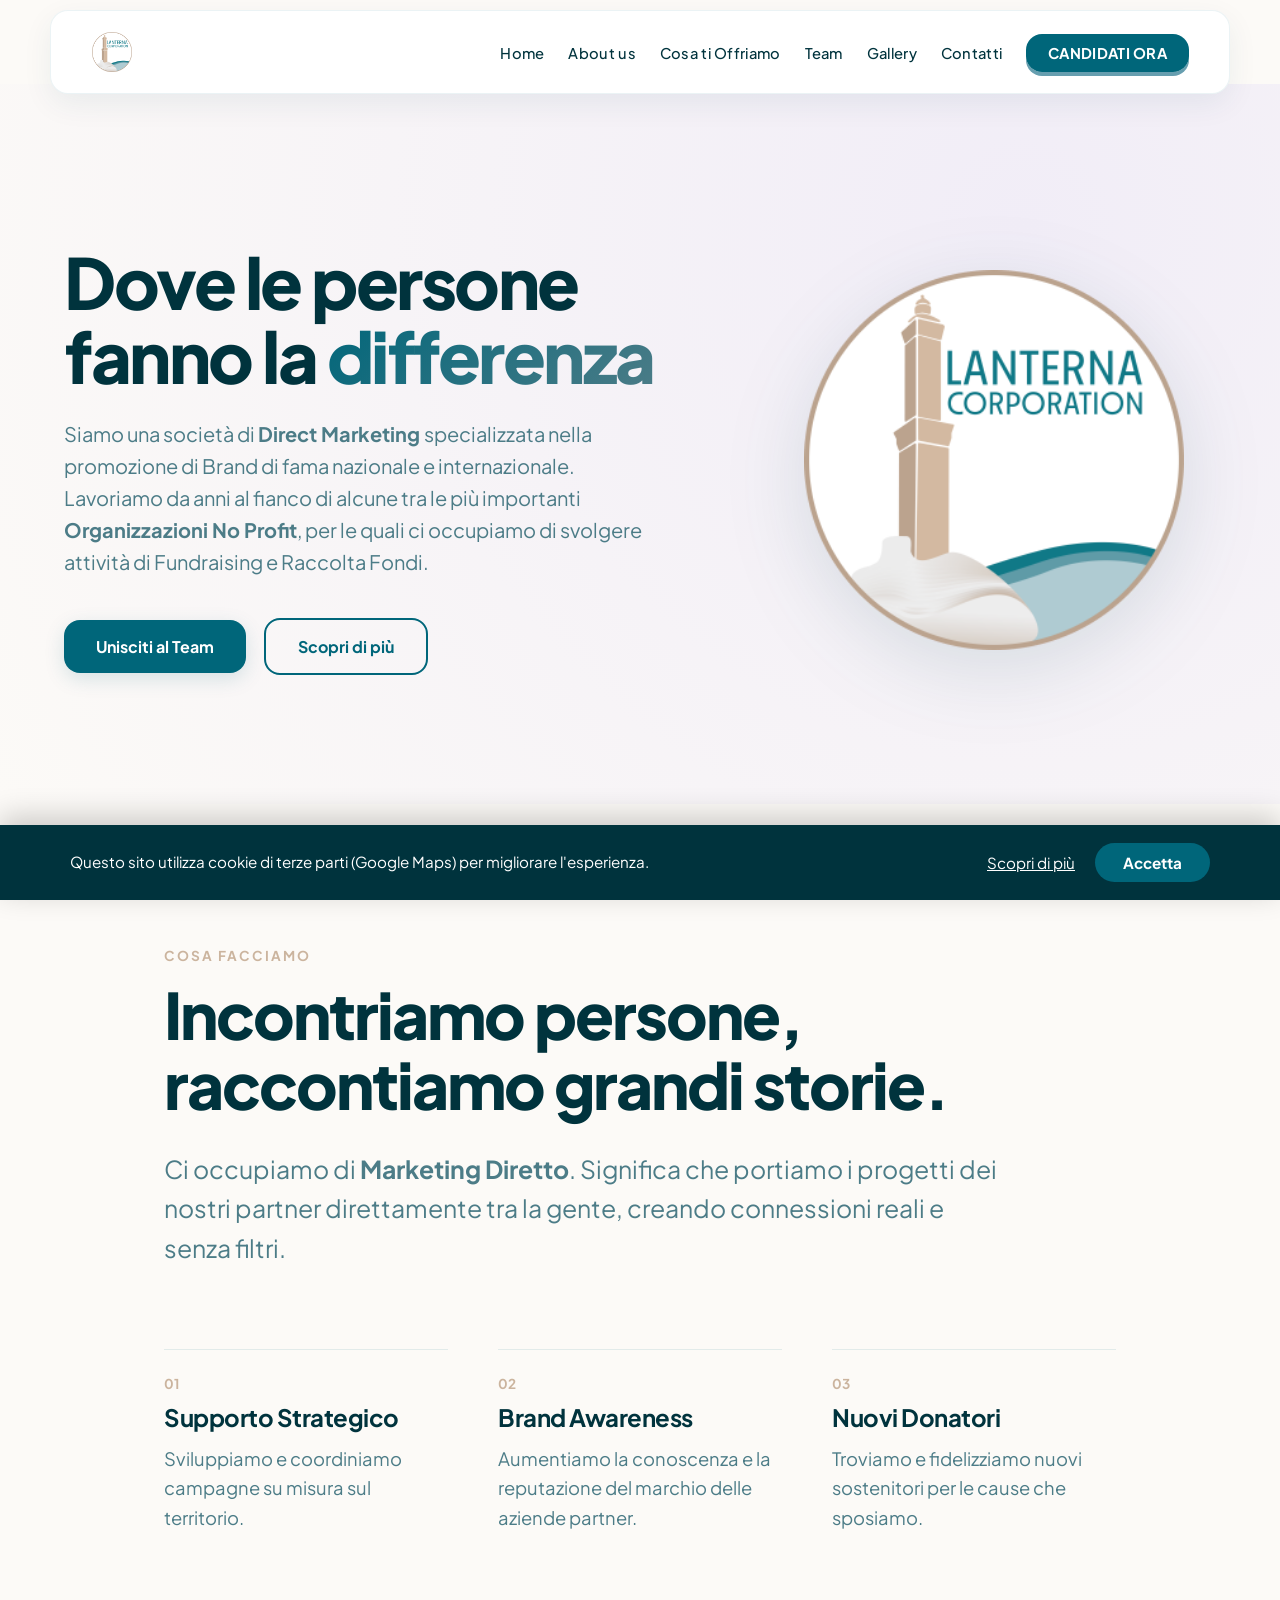
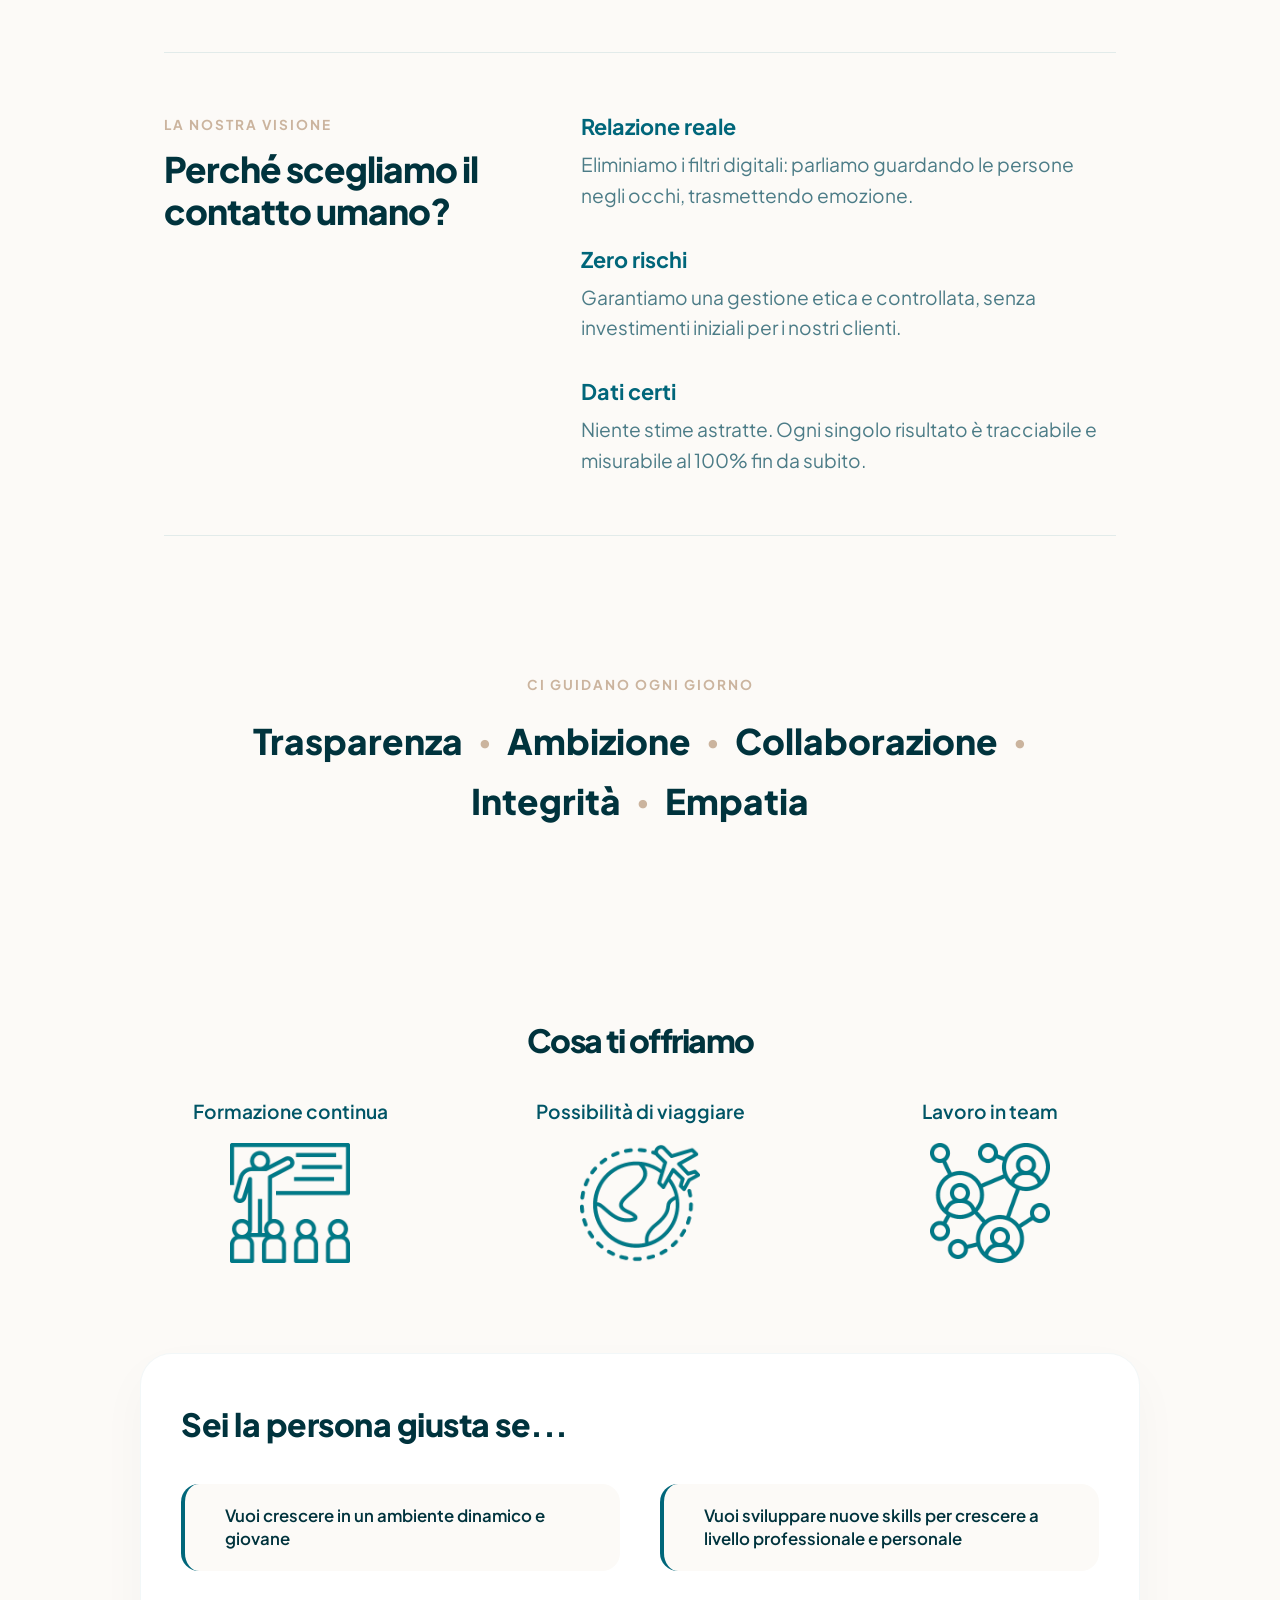
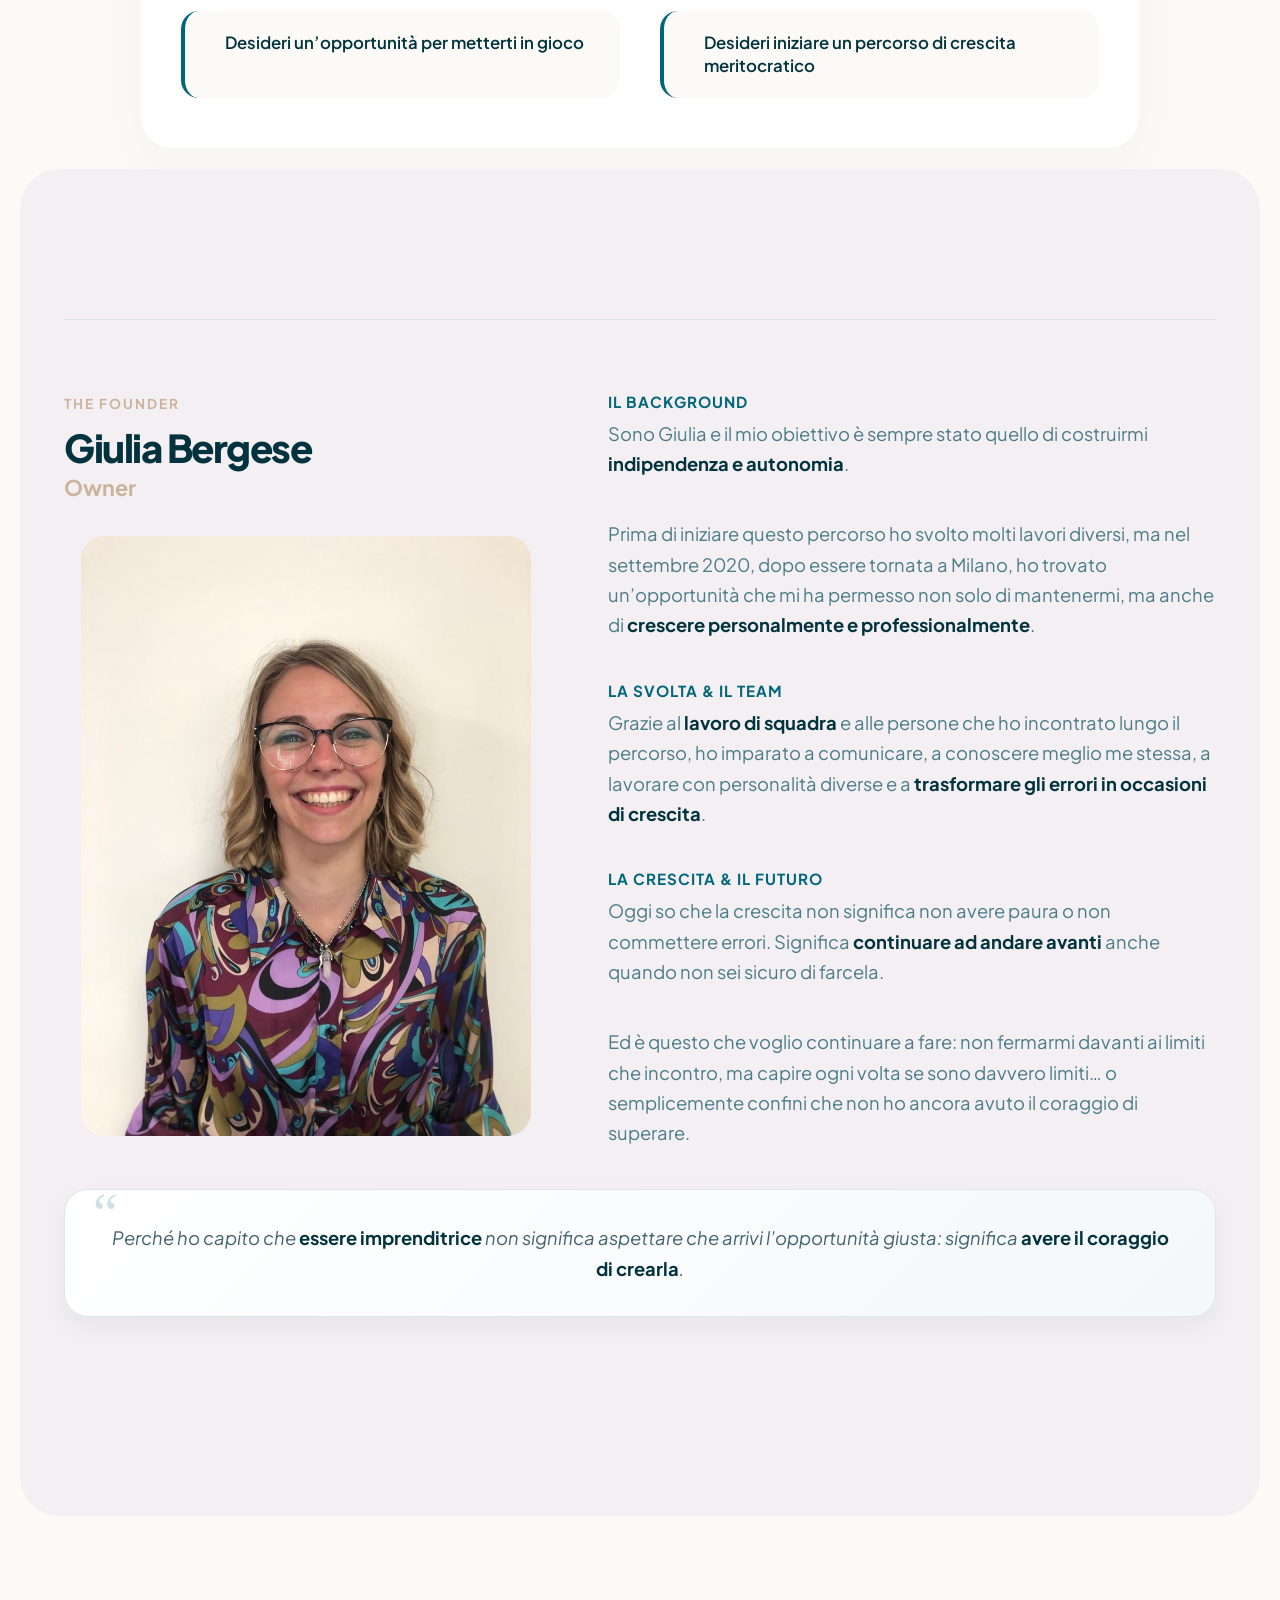
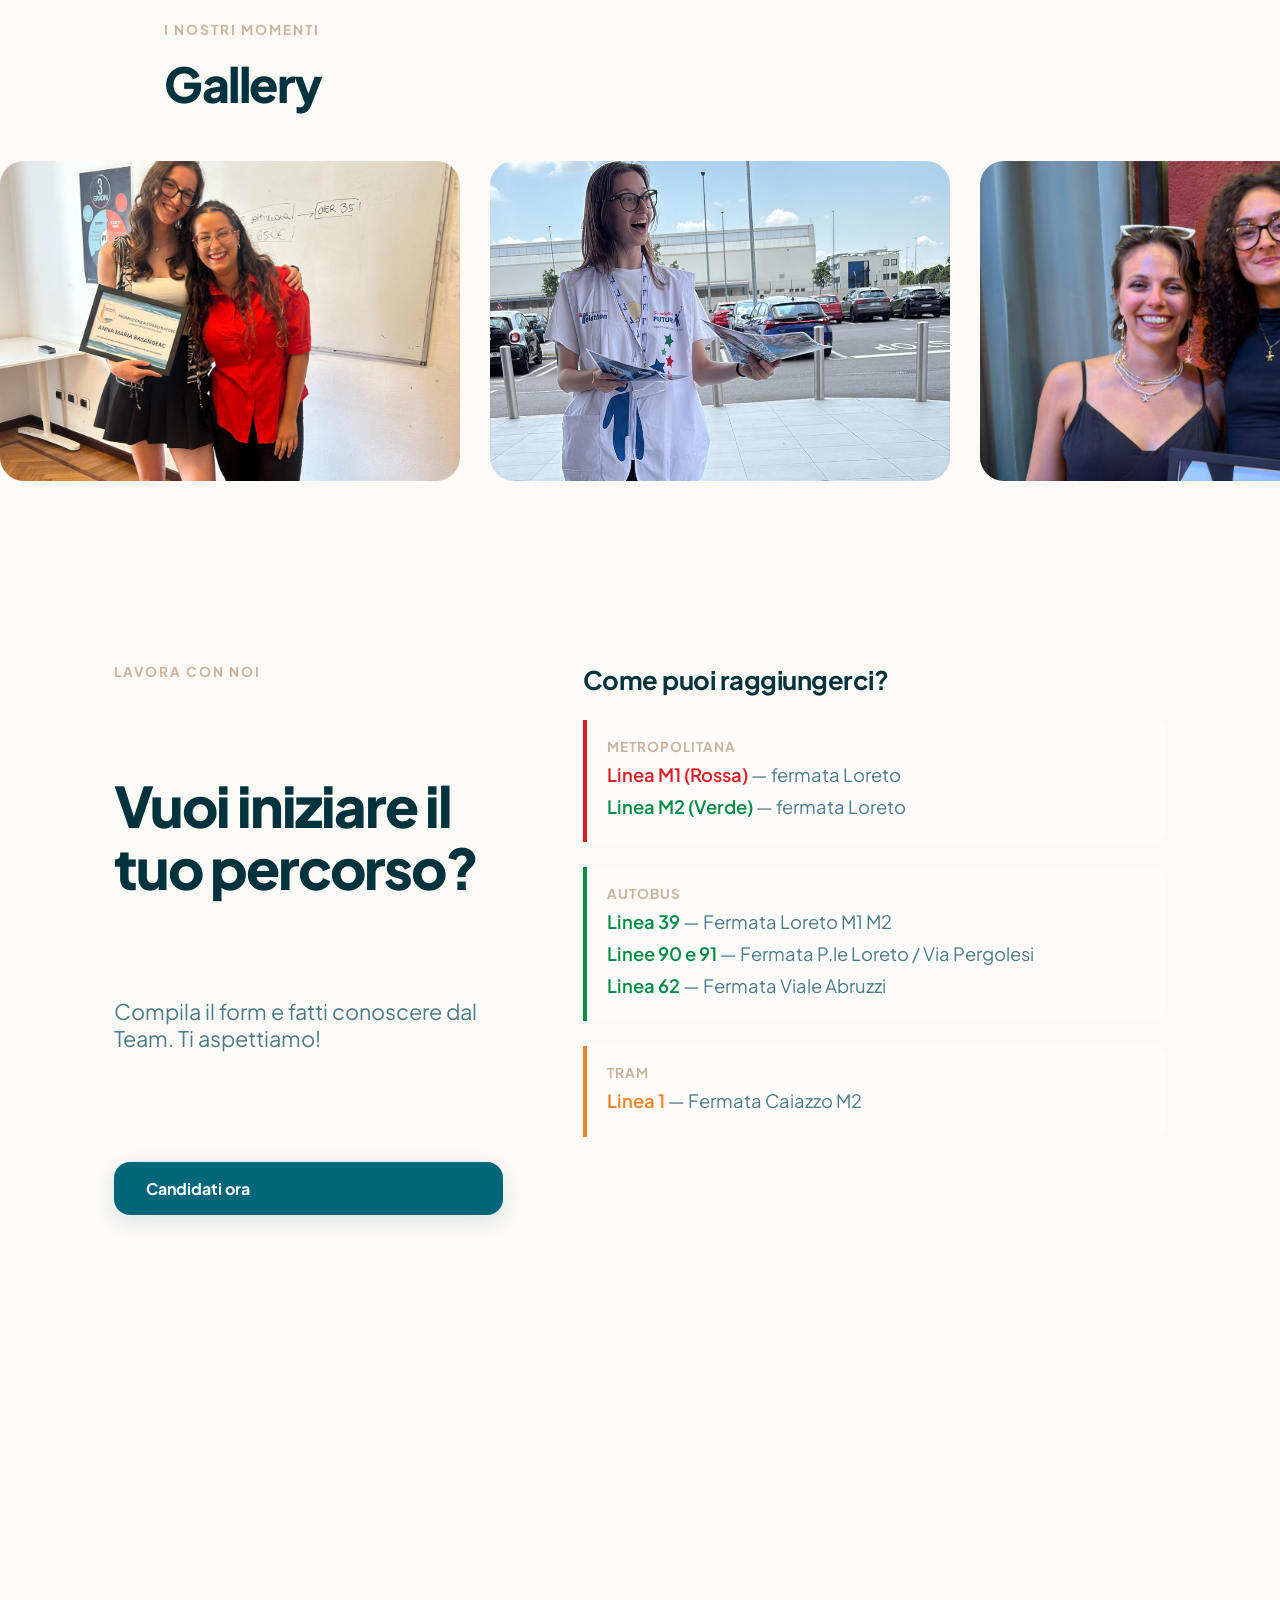
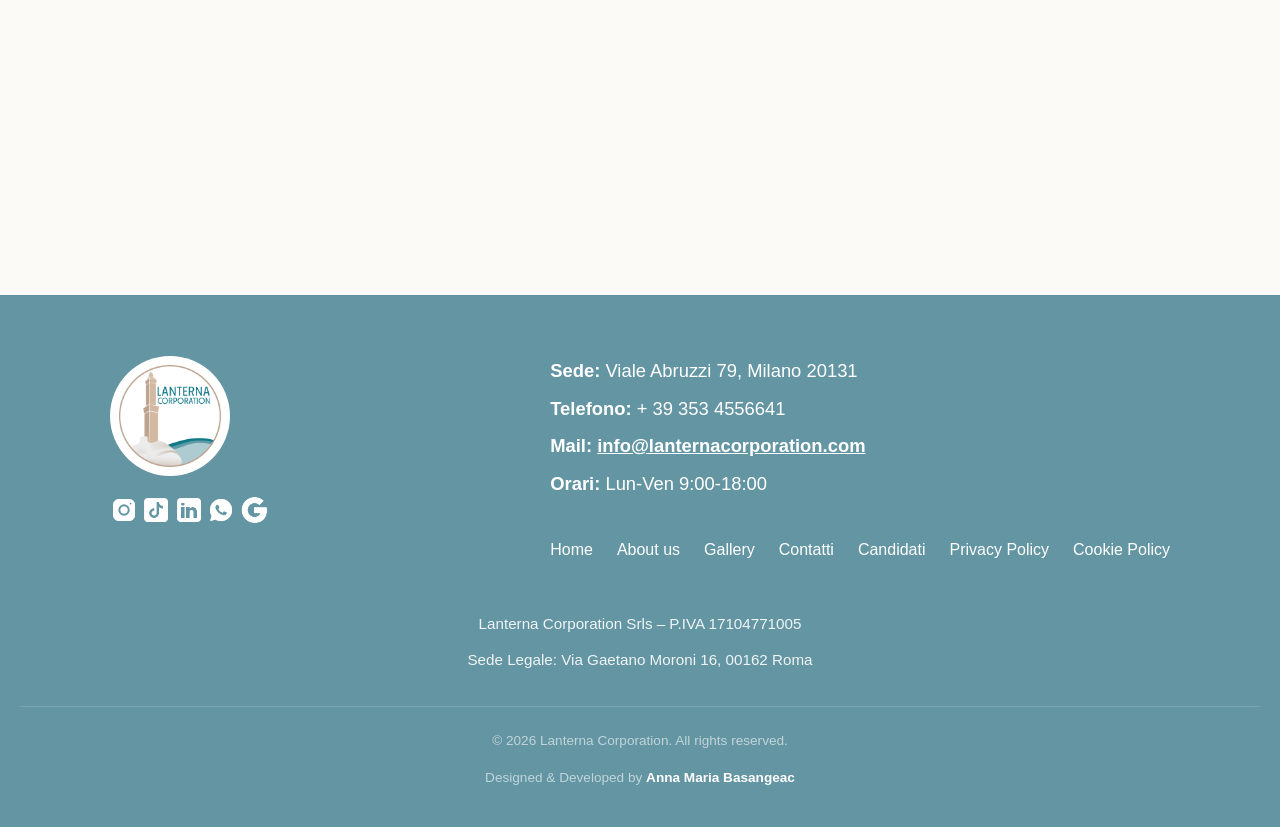
<file: index.html>
<!DOCTYPE html>
<html lang="it">

<head>
    <meta charset="UTF-8">
    <meta name="viewport" content="width=device-width, initial-scale=1.0">
    <title>Lanterna Corporation</title>
    <!-- Font moderno da Google Fonts -->
    <link rel="preconnect" href="https://fonts.googleapis.com">
    <link rel="preconnect" href="https://fonts.gstatic.com" crossorigin>
    <link href="https://fonts.googleapis.com/css2?family=Plus+Jakarta+Sans:wght@400;500;600;700&display=swap"
        rel="stylesheet">
    <link rel="icon" href="assets/loghi/logoLanterna.png" type="image/png">
    <!-- Collegamento al file CSS -->
    <link rel="stylesheet" href="style.css">
</head>

<body>

    <!-- BANNER COOKIE -->
    <div id="cookieBanner" class="cookie-banner" role="dialog" aria-live="polite" aria-label="Informativa sui cookie">
        <div class="cookie-banner-content">
            <p class="cookie-banner-text">Questo sito utilizza cookie di terze parti (Google Maps) per migliorare
                l'esperienza.</p>
            <div class="cookie-banner-actions">
                <a href="cookie.html" class="cookie-btn-more">Scopri di più</a>
                <button id="cookieAcceptBtn" class="cookie-btn-accept" type="button">Accetta</button>
            </div>
        </div>
    </div>

   <nav class="navbar">
    <a href="index.html" class="nav-logo-small" aria-label="Vai alla home page">
        <img src="assets/loghi/logoLanterna.png" alt="Lanterna Corporation Logo" class="logo-nav">
    </a>
    <!-- Il bottone hamburger che abbiamo inserito prima -->
    <button class="hamburger" aria-label="Apri menu">
        <span></span>
        <span></span>
        <span></span>
    </button>

    <!-- ASSICURATI DI AVERE QUESTA CLASSE "nav-links" QUI SOTTO -->
    <ul class="nav-links">
        <li><a href="#home">Home</a></li>
        <li><a href="#about-us">About us</a></li>
        <li><a href="#cosa-offriamo">Cosa ti Offriamo</a></li>
        <li><a href="#team">Team</a></li>
        <li><a href="#gallery">Gallery</a></li>
        <li><a href="#contatti">Contatti</a></li>
        <li><a href="candidati.html" class="candidati-btn">CANDIDATI ORA</a></li>
    </ul>
</nav>

    <!-- HOME (HERO SECTION LUMINOSA) -->
    <section id="home" class="hero-section">
        <div class="container hero-grid-layout">
            <div class="hero-content">
                <h1>Dove le persone fanno la <span class="text-gradient">differenza</span></h1>
                <p>Siamo una società di <b>Direct Marketing </b> specializzata nella promozione di Brand di fama
                    nazionale e
                    internazionale. Lavoriamo da anni al fianco di alcune tra le più importanti <b>Organizzazioni No
                        Profit</b>, per le quali ci occupiamo di svolgere attività di Fundraising e Raccolta Fondi.

                </p>
                <div class="hero-buttons">
                    <a href="candidati.html" class="btn btn-primary">Unisciti al Team</a>
                    <a href="#about-us" class="btn btn-secondary">Scopri di più</a>
                </div>
            </div>
            <!-- Il logo grande che accende la sezione destra -->
            <div class="hero-logo-large">
                <img src="assets/loghi/logoLanterna.png" alt="Lanterna Corporation Big Logo">
            </div>
        </div>
    </section>

    <!-- ABOUT US: MINIMAL & ACOGLIENTE -->
    <section id="about-us" class="about-minimal-section">
        <div class="about-minimal-container">

            <!-- Intro Imponente ma Umana -->
            <div  class="about-hero-block">
                <span class="about-kicker">Cosa facciamo</span>
                <h2 class="about-giant-title">
                    Incontriamo persone, <br>
                    raccontiamo grandi storie.
                </h2>
                <p class="about-lead">
                    Ci occupiamo di <strong>Marketing Diretto</strong>. Significa che portiamo i progetti dei nostri
                    partner direttamente tra la gente, creando connessioni reali e senza filtri.
                </p>
            </div>

            <!-- Il Flow dei Tre Pilastri (Senza card!) -->
            <div class="about-flow-grid">
                <div class="flow-item">
                    <span class="flow-num">01</span>
                    <h3>Supporto Strategico</h3>
                    <p>Sviluppiamo e coordiniamo campagne su misura sul territorio.</p>
                </div>
                <div class="flow-item">
                    <span class="flow-num">02</span>
                    <h3>Brand Awareness</h3>
                    <p>Aumentiamo la conoscenza e la reputazione del marchio delle aziende partner.</p>
                </div>
                <div class="flow-item">
                    <span class="flow-num">03</span>
                    <h3>Nuovi Donatori</h3>
                    <p>Troviamo e fidelizziamo nuovi sostenitori per le cause che sposiamo.</p>
                </div>
            </div>

            <!-- Il Manifesto: Perché il Marketing Diretto? -->
            <div class="manifesto-block">
                <div class="manifesto-header">
                    <span class="about-kicker">La nostra visione</span>
                    <h2>Perché scegliamo il contatto umano?</h2>
                </div>

                <div class="manifesto-list">
                    <div class="manifesto-row">
                        <span class="manifesto-keyword">Relazione reale</span>
                        <p>Eliminiamo i filtri digitali: parliamo guardando le persone negli occhi, trasmettendo
                            emozione.</p>
                    </div>
                    <div class="manifesto-row">
                        <span class="manifesto-keyword">Zero rischi</span>
                        <p>Garantiamo una gestione etica e controllata, senza investimenti iniziali per i nostri
                            clienti.</p>
                    </div>
                    <div class="manifesto-row">
                        <span class="manifesto-keyword">Dati certi</span>
                        <p>Niente stime astratte. Ogni singolo risultato è tracciabile e misurabile al 100% fin da
                            subito.</p>
                    </div>
                </div>
            </div>

            <!-- I Valori come parole chiave giganti fluide -->
            <div class="minimal-values">
                <span class="values-kicker">Ci guidano ogni giorno</span>
                <div class="values-cloud">
                    <span class="value-word">Trasparenza</span>
                    <span class="value-dot">•</span>
                    <span class="value-word">Ambizione</span>
                    <span class="value-dot">•</span>
                    <span class="value-word">Collaborazione</span>
                    <span class="value-dot">•</span>
                    <span class="value-word">Integrità</span>
                    <span class="value-dot">•</span>
                    <span class="value-word">Empatia</span>
                </div>
            </div>

        </div>
    </section>

    <!-- SEZIONE COSA TI OFFRIAMO -->
    <section id="cosa-offriamo" class="offriamo-section" style="padding: 60px 0; text-align: center;">
        <h2 class="section-title" style="color: #00333d; font-size: 2rem; margin-bottom: 40px;">Cosa ti offriamo</h2>

        <div class="offriamo-grid"
            style="display: flex; justify-content: center; gap: 50px; flex-wrap: wrap; max-width: 1140px; margin: 0 auto; padding: 0 24px; padding-bottom: 30px  ;">

            <!-- Elemento 1: Formazione continua -->
            <div class="offriamo-item"
                style="flex: 1; min-width: 250px; max-width: 300px; display: flex; flex-direction: column; align-items: center;">
                <h3 style="color: #005566; font-size: 1.2rem; margin-bottom: 20px; font-weight: 600;">Formazione
                    continua</h3>
                <div class="offriamo-img-wrapper"
                    style="width: 120px; height: 120px; display: flex; align-items: center; justify-content: center;">
                    <img src="assets/formazione.png" alt="Formazione Continua"
                        style="max-width: 100%; max-height: 100%; object-fit: contain;">
                </div>
            </div>

            <!-- Elemento 2: Possibilità di viaggiare -->
            <div class="offriamo-item"
                style="flex: 1; min-width: 250px; max-width: 300px; display: flex; flex-direction: column; align-items: center;">
                <h3 style="color: #005566; font-size: 1.2rem; margin-bottom: 20px; font-weight: 600;">Possibilità di
                    viaggiare</h3>
                <div class="offriamo-img-wrapper"
                    style="width: 120px; height: 120px; display: flex; align-items: center; justify-content: center;">
                    <img src="assets/viaggiImg.png" alt="Possibilità di viaggiare"
                        style="max-width: 100%; max-height: 100%; object-fit: contain;">
                </div>
            </div>

            <!-- Elemento 3: Lavoro in team -->
            <div class="offriamo-item"
                style="flex: 1; min-width: 250px; max-width: 300px; display: flex; flex-direction: column; align-items: center;">
                <h3 style="color: #005566; font-size: 1.2rem; margin-bottom: 20px; font-weight: 600;">Lavoro in team
                </h3>
                <div class="offriamo-img-wrapper"
                    style="width: 120px; height: 120px; display: flex; align-items: center; justify-content: center;">
                    <img src="assets/teamwork.png" alt="Lavoro in Team"
                        style="max-width: 100%; max-height: 100%; object-fit: contain;">
                </div>
            </div>

        </div>
    </section>

    <!-- Seconda parte: Sei la persona giusta se... -->
    <div class="requirements-box">
        <h3 class="requirements-title">Sei la persona giusta se...</h3>
        <div class="grid grid-2 text-left">
            <div class="requirement-item">
                <span class="check-icon"></span>
                <p>Vuoi crescere in un ambiente dinamico e giovane</p>
            </div>
            <div class="requirement-item">
                <span class="check-icon"></span>
                <p>Vuoi sviluppare nuove skills per crescere a livello professionale e personale</p>
            </div>
            <div class="requirement-item">
                <span class="check-icon"></span>
                <p>Desideri un’opportunità per metterti in gioco</p>
            </div>
            <div class="requirement-item">
                <span class="check-icon"></span>
                <p>Desideri iniziare un percorso di crescita meritocratico</p>
            </div>
        </div>
    </div>

    <!-- TEAM SECTION -->
    <section id="team" class="content-section bg-light text-center">
        <div class="container">
            <!-- BIOGRAFIA OWNER - STILE EDITORIALE -->
            <div class="owner-section-fluid">

                <div class="owner-sidebar-inline">
                    <span class="about-kicker">The Founder</span>
                    <h2 class="owner-name">Giulia Bergese</h2>
                    <p class="owner-role">Owner</p>
                    <div class="owner-image-wrapper">
                        <img src="assets/team/fotoGiuliaOwner.png" alt="Giulia Bergese" class="owner-img">
                    </div>
                </div>

               <div class="owner-story-text">
    <div class="story-block">
        <span class="story-time-tag">Il Background</span>
        <p>Sono Giulia e il mio obiettivo è sempre stato quello di costruirmi <strong>indipendenza e autonomia</strong>.</p>
        <p>Prima di iniziare questo percorso ho svolto molti lavori diversi, ma nel settembre 2020, dopo essere tornata a Milano, ho trovato un’opportunità che mi ha permesso non solo di mantenermi, ma anche di <strong>crescere personalmente e professionalmente</strong>.</p>
    </div>

    <div class="story-block">
        <span class="story-time-tag">La Svolta & Il Team</span>
        <p>Grazie al <strong>lavoro di squadra</strong> e alle persone che ho incontrato lungo il percorso, ho imparato a comunicare, a conoscere meglio me stessa, a lavorare con personalità diverse e a <strong>trasformare gli errori in occasioni di crescita</strong>.</p>
    </div>

    <div class="story-block">
        <span class="story-time-tag">La Crescita & Il Futuro</span>
        <p>Oggi so che la crescita non significa non avere paura o non commettere errori. Significa <strong>continuare ad andare avanti</strong> anche quando non sei sicuro di farcela.</p>
        <p>Ed è questo che voglio continuare a fare: non fermarmi davanti ai limiti che incontro, ma capire ogni volta se sono davvero limiti… o semplicemente confini che non ho ancora avuto il coraggio di superare.</p>
    <div class="story-highlight-quote">
        <p>Perché ho capito che <strong>essere imprenditrice</strong> non significa aspettare che arrivi l’opportunità giusta: significa <strong>avere il coraggio di crearla</strong>.</p>
</div>    </div>
</div>  

                <div style="clear: both;"></div>
            </div>

        </div>
    </section>

    <!-- SEZIONE GALLERY: CAROSELLO INFINITO -->
    <section id="gallery" class="gallery-section">
        <div class="gallery-container">
            <span class="about-kicker">I nostri momenti</span>
            <h2 class="gallery-title">Gallery</h2>
        </div>

        <!-- Il ticker/carosello vero e proprio -->
        <div class="marquee-wrapper">
<div class="marquee-track">

    <div class="marquee-group">
        <img src="assets/galleria/Anna_leader.png" alt="Anna leader" class="gallery-img" style="object-position: 70% 30%;">
        <img src="assets/galleria/Anna_Pettorina.png" alt="Anna Pettorina" class="gallery-img" style="object-position: 70% 20%;">
        <img src="assets/galleria/Bergese_Rossetto.png" alt="Bergese Rossetto" class="gallery-img" style="object-position: 70% 35%;">
        <img src="assets/galleria/Bowling.png" alt="Bowling" class="gallery-img">
        <img src="assets/galleria/FotoGruppo_Cheers.png" alt="Foto Gruppo Cheers" class="gallery-img">
        <img src="assets/galleria/GirlBagno_Roma.png" alt="Girl Bagno Roma" class="gallery-img" style="object-position: 70% 20%;">
        <img src="assets/galleria/Giulia_Miriana_Mario_Leda_Roma.png" alt="Giulia Miriana Mario Leda Roma" class="gallery-img" style="object-position: 70% 65%;">
        <img src="assets/galleria/Lau_Anna_Italo.png" alt="Lau Anna Italo" class="gallery-img">
        <img src="assets/galleria/Lau_Rossetto_Martina_Roma.png" alt="Lau Rossetto Martina Roma" class="gallery-img">
        <img src="assets/galleria/Laura_Pettorina.png" alt="Laura Pettorina" class="gallery-img">
        <img src="assets/galleria/Leda_Hanin_Mc.png" alt="Leda Hanin Mc" class="gallery-img">
        <img src="assets/galleria/Lisa_Coordinatrice.png" alt="Lisa Coordinatrice" class="gallery-img" style="object-position: 70% 25%;">
        <img src="assets/galleria/Lisa_Ufficio.jpeg" alt="Lisa Ufficio" class="gallery-img" style="object-position: 70% 20%;">
        <img src="assets/galleria/Liza_Ming_Lollo.png" alt="Liza Ming Lollo" class="gallery-img">
        <img src="assets/galleria/Lollo_Leader.png" alt="Lollo Leader" class="gallery-img" style="object-position: 70% 30%;">
        <img src="assets/galleria/Marco_Cane_Roadtrip.png" alt="Marco Cane Roadtrip" class="gallery-img">
        <img src="assets/galleria/Martina_Primula.png" alt="Martina Primula" class="gallery-img">
        <img src="assets/galleria/RoadTrip_lagoDiGarda.png" alt="Road Trip lago Di Garda" class="gallery-img">
        <img src="assets/galleria/RoadTrip_Lecce.png" alt="Road Trip Lecce" class="gallery-img">
    </div>

    <div class="marquee-group" aria-hidden="true">
<img src="assets/galleria/Anna_leader.png" alt="Anna leader" class="gallery-img" style="object-position: 70% 30%;">
        <img src="assets/galleria/Anna_Pettorina.png" alt="Anna Pettorina" class="gallery-img" style="object-position: 70% 20%;">
        <img src="assets/galleria/Bergese_Rossetto.png" alt="Bergese Rossetto" class="gallery-img" style="object-position: 70% 35%;">
        <img src="assets/galleria/Bowling.png" alt="Bowling" class="gallery-img">
        <img src="assets/galleria/GirlBagno_Roma.png" alt="Girl Bagno Roma" class="gallery-img" style="object-position: 70% 20%;">
        <img src="assets/galleria/Giulia_Miriana_Mario_Leda_Roma.png" alt="Giulia Miriana Mario Leda Roma" class="gallery-img" style="object-position: 70% 65%;">
        <img src="assets/galleria/Lau_Anna_Italo.png" alt="Lau Anna Italo" class="gallery-img">
        <img src="assets/galleria/Lau_Rossetto_Martina_Roma.png" alt="Lau Rossetto Martina Roma" class="gallery-img">
        <img src="assets/galleria/Laura_Pettorina.png" alt="Laura Pettorina" class="gallery-img">
        <img src="assets/galleria/Leda_Hanin_Mc.png" alt="Leda Hanin Mc" class="gallery-img">
        <img src="assets/galleria/Lisa_Coordinatrice.png" alt="Lisa Coordinatrice" class="gallery-img" style="object-position: 70% 25%;">
        <img src="assets/galleria/Lisa_Ufficio.jpeg" alt="Lisa Ufficio" class="gallery-img" style="object-position: 70% 20%;">
        <img src="assets/galleria/Liza_Ming_Lollo.png" alt="Liza Ming Lollo" class="gallery-img">
        <img src="assets/galleria/Lollo_Leader.png" alt="Lollo Leader" class="gallery-img" style="object-position: 70% 30%;">
        <img src="assets/galleria/Marco_Cane_Roadtrip.png" alt="Marco Cane Roadtrip" class="gallery-img">
        <img src="assets/galleria/Martina_Primula.png" alt="Martina Primula" class="gallery-img">
        <img src="assets/galleria/RoadTrip_lagoDiGarda.png" alt="Road Trip lago Di Garda" class="gallery-img">
        <img src="assets/galleria/RoadTrip_Lecce.png" alt="Road Trip Lecce" class="gallery-img">    </div>

</div>        </div>
    </section>

    <section id="contatti" class="contact-minimal-section">
        <div class="contact-minimal-container">

            <div class="contact-info-side">
                <span class="about-kicker">Lavora con noi</span>
                <h2 class="contact-giant-title">Vuoi iniziare il tuo percorso?</h2>
                <p class="contact-lead-text">Compila il form e fatti conoscere dal Team. Ti aspettiamo!</p>
                <a href="candidati.html" class="btn btn-primary contact-apply-btn">Candidati ora</a>

                <div class="reach-us-block">
                    <h3>Come puoi raggiungerci?</h3>

                    <div class="transport-group transport-metro">
                        <span class="transport-type">Metropolitana</span>
                        <p class="line-m1"><strong>Linea M1 (Rossa)</strong> — fermata Loreto</p>
                        <p class="line-m2"><strong>Linea M2 (Verde)</strong> — fermata Loreto</p>
                    </div>

                    <div class="transport-group transport-bus">
                        <span class="transport-type">Autobus</span>
                        <p><strong>Linea 39</strong> — Fermata Loreto M1 M2</p>
                        <p><strong>Linee 90 e 91</strong> — Fermata P.le Loreto / Via Pergolesi</p>
                        <p><strong>Linea 62</strong> — Fermata Viale Abruzzi</p>
                    </div>

                    <div class="transport-group transport-tram">
                        <span class="transport-type">Tram</span>
                        <p><strong>Linea 1</strong> — Fermata Caiazzo M2</p>
                    </div>
                </div>
            </div>

        </div>

        <!-- Mappa a tutta larghezza ma integrata con grazia alla fine -->
            <div class="map-wrapper-minimal">
                <div class="map-overlay-card">
                    <p>Lanterna Corporation</p>
                    <span>Milano, Zona Loreto</span>
                    <a href="#" class="map-link-btn">Ottieni indicazioni</a>
                </div>

                <!-- INCOLLA QUI IL TUO IFRAME COPIATO DA GOOGLE MAPS -->
                <iframe
                    src="https://www.google.com/maps/embed?pb=!1m18!1m12!1m3!1d2881.101991938855!2d9.214113176197156!3d45.483342332161335!2m3!1f0!2f0!3f0!3m2!1i1024!2i768!4f13.1!3m3!1m2!1s0x4786c6e88dc7e927%3A0x54fca02b31f99ce!2sViale%20Abruzzi%2C%2079%2C%2020131%20Milano%20MI!5e1!3m2!1sit!2sit!4v1782728119170!5m2!1sit!2sit"
                    width="600" height="450" style="border:0;" allowfullscreen="" loading="lazy"
                    referrerpolicy="strict-origin-when-cross-origin"></iframe>
            </div>
    </section>

    <footer class="main-footer">
        <div class="footer-top-container">

            <!-- Colonna Sinistra: Logo e Social -->
            <div class="footer-social-links">

                <div class="footer-logo-wrapper">
                    <img src="assets/loghi/logoLanterna.png" alt="Lanterna Corporation Logo" class="footer-logo-img">
                </div>

                <div>
                    <!-- Instagram -->
                    <a href="https://www.instagram.com/lanternacorporation/" aria-label="Instagram">
                        <img src="assets/loghi/instagramLogoWhite.png" alt="Instagram" class="footer-social-icon">
                    </a>
                    <!-- TikTok -->
                    <a href="https://www.tiktok.com/@lanterna.corporation?lang=it-IT" aria-label="TikTok">
                        <img src="assets/loghi/tiktokLogoWhite.png" alt="TikTok" class="footer-social-icon">
                    </a>
                    <!-- LinkedIn -->
                    <a href="https://www.linkedin.com/company/lanterna-corporation/" aria-label="LinkedIn">
                        <img src="assets/loghi/linkedinLogoWhite.png" alt="LinkedIn" class="footer-social-icon">
                    </a>
                    <!-- WhatsApp -->
                    <a href="https://api.whatsapp.com/send/?phone=3534556641&text&type=phone_number&app_absent=0"
                        aria-label="WhatsApp">
                        <img src="assets/loghi/whatsappLogoWhite.png" alt="WhatsApp" class="footer-social-icon">
                    </a>
                    <!-- Google -->
                    <a href="https://www.google.com/search?client=safari&sa=X&sca_esv=326bfc1759a095a4&hl=it-it&biw=1440&bih=713&sxsrf=AHTn8zrhY0XtSmUtXX9KSP0w4AWDzePdeQ:1743237724803&kgmid=/g/11kppy2lb1&q=Lanterna+Corporation&shndl=30&shem=lcuae,uaasie&source=sh/x/loc/uni/m1/1&kgs=8eb956ac6bdbe587"
                        aria-label="Google">
                        <img src="assets/loghi/googleLogoWhite.png" alt="Google" class="footer-social-icon">
                    </a>
                </div>

            </div>

            <!-- Colonna Destra: Info Contatto e Menu di Navigazione -->
            <div class="footer-info-side">
                <div class="footer-contact-details">
                    <p><strong>Sede:</strong> Viale Abruzzi 79, Milano 20131</p>
                    <p><strong>Telefono:</strong> + 39 353 4556641</p>
                    <p><strong>Mail:</strong> <a href="mailto:info@lanternacorporation.com"
                            class="footer-mail-link">info@lanternacorporation.com</a></p>
                    <p><strong>Orari:</strong> Lun-Ven 9:00-18:00</p>
                </div>

                <nav class="footer-nav">
                    <a href="#home">Home</a>
                    <a href="#about-us">About us</a>
                    <a href="#gallery">Gallery</a>
                    <a href="#contatti">Contatti</a>
                    <a href="candidati.html">Candidati</a>
                    <a href="privacy-policy.html">Privacy Policy</a>
                    <a href="cookie.html">Cookie Policy</a>
                </nav>
            </div>

        </div>

        <!-- Sezione Centrale Dati Aziendali e Crediti Finali -->
        <div class="footer-bottom-legal">
            <p>Lanterna Corporation Srls – P.IVA 17104771005</p>
            <p>Sede Legale: Via Gaetano Moroni 16, 00162 Roma</p>

            <div class="dev-copyright-row">
                <p>&copy; 2026 Lanterna Corporation. All rights reserved.</p>
                <p class="dev-name">Designed & Developed by <span>Anna Maria Basangeac</span></p>
            </div>
        </div>
    </footer>

<!-- Tasto Scroll to Top con Tazzina Dinamica -->
<button id="scrollToTopBtn" class="scroll-to-top" aria-label="Torna in alto">
    <svg class="coffee-svg" viewBox="0 0 24 24" fill="none" xmlns="http://www.w3.org/2000/svg">
        <!-- Sagoma interna della tazza per contenere il caffè -->
        <defs>
            <clipPath id="cup-clip">
                <path d="M4 10C4 10 4 18 6 19.5C8 21 16 21 18 19.5C20 18 20 10 20 10H4Z" />
            </clipPath>
        </defs>

        <!-- Liquido del caffè con altezza controllata via CSS -->
        <g clip-path="url(#cup-clip)">
            <rect id="coffee-liquid" x="2" y="9" width="20" height="13" fill="#4a2c11" />
        </g>

        <!-- Contorno Tazza, Piattino e Manico -->
        <path d="M4 10C4 10 4 18 6 19.5C8 21 16 21 18 19.5C20 18 20 10 20 10H4Z" stroke="#0a2b38" stroke-width="1.8" stroke-linecap="round" stroke-linejoin="round"/>
        <path d="M20 11.5C21.5 11.5 22.5 12.5 22.5 14C22.5 15.5 21.2 16.5 20 16.5" stroke="#0a2b38" stroke-width="1.8" stroke-linecap="round"/>
        <path d="M2 21.5H22" stroke="#0a2b38" stroke-width="1.8" stroke-linecap="round"/>
    </svg>
</button>

    
<script>
    const hamburger = document.querySelector('.hamburger');
    const navLinks = document.querySelector('.nav-links');

    hamburger.addEventListener('click', () => {
        // Aggiunge o toglie la classe "active" all'hamburger per fare la "X"
        hamburger.classList.toggle('active');
        // Aggiunge o toglie la classe "active" ai link per far apparire il menu
        navLinks.classList.toggle('active');
    });

    // Opzionale: Chiude il menu se clicchi su un link qualsiasi
    document.querySelectorAll('.nav-links a').forEach(link => {
        link.addEventListener('click', () => {
            hamburger.classList.remove('active');
            navLinks.classList.remove('active');
        });
    });

const scrollToTopBtn = document.getElementById('scrollToTopBtn');
const coffeeLiquid = document.getElementById('coffee-liquid');

window.addEventListener('scroll', () => {
    const scrollTop = window.scrollY;
    const docHeight = document.documentElement.scrollHeight - window.innerHeight;
    
    // Calcola la percentuale di scorrimento (da 0 a 1)
    const scrollFraction = docHeight > 0 ? scrollTop / docHeight : 0;
    
    // 100% in cima -> si svuota mano a mano che scendi -> 0% in fondo
    const fillLevel = Math.max(0, 1 - scrollFraction);
    
    // Aggiorna il livello del caffè
    coffeeLiquid.style.setProperty('--fill-level', fillLevel);

    // Mostra il pulsante solo dopo i primi 150px di scroll
    if (scrollTop > 150) {
        scrollToTopBtn.classList.add('show');
    } else {
        scrollToTopBtn.classList.remove('show');
    }
});

// Click per tornare su in modo fluido (il caffè si riempirà automaticamente durante la salita)
scrollToTopBtn.addEventListener('click', () => {
    window.scrollTo({
        top: 0,
        behavior: 'smooth'
    });
});

</script>

<!-- Script per il banner cookie -->
<script>
    (function () {
        const COOKIE_CONSENT_KEY = 'lanternaCookieConsent';
        const banner = document.getElementById('cookieBanner');
        const acceptBtn = document.getElementById('cookieAcceptBtn');

        if (!banner) return;

        let hasConsent = false;
        try {
            hasConsent = localStorage.getItem(COOKIE_CONSENT_KEY) === 'accepted';
        } catch (e) {
            hasConsent = false;
        }

        if (!hasConsent) {
            window.setTimeout(() => {
                banner.classList.add('cookie-banner-show');
            }, 400);
        }

        if (acceptBtn) {
            acceptBtn.addEventListener('click', () => {
                try {
                    localStorage.setItem(COOKIE_CONSENT_KEY, 'accepted');
                } catch (e) {
                    /* localStorage non disponibile: il banner verrà mostrato nuovamente */
                }
                banner.classList.remove('cookie-banner-show');
            });
        }
    })();
</script>
</body>

</html>
</file>
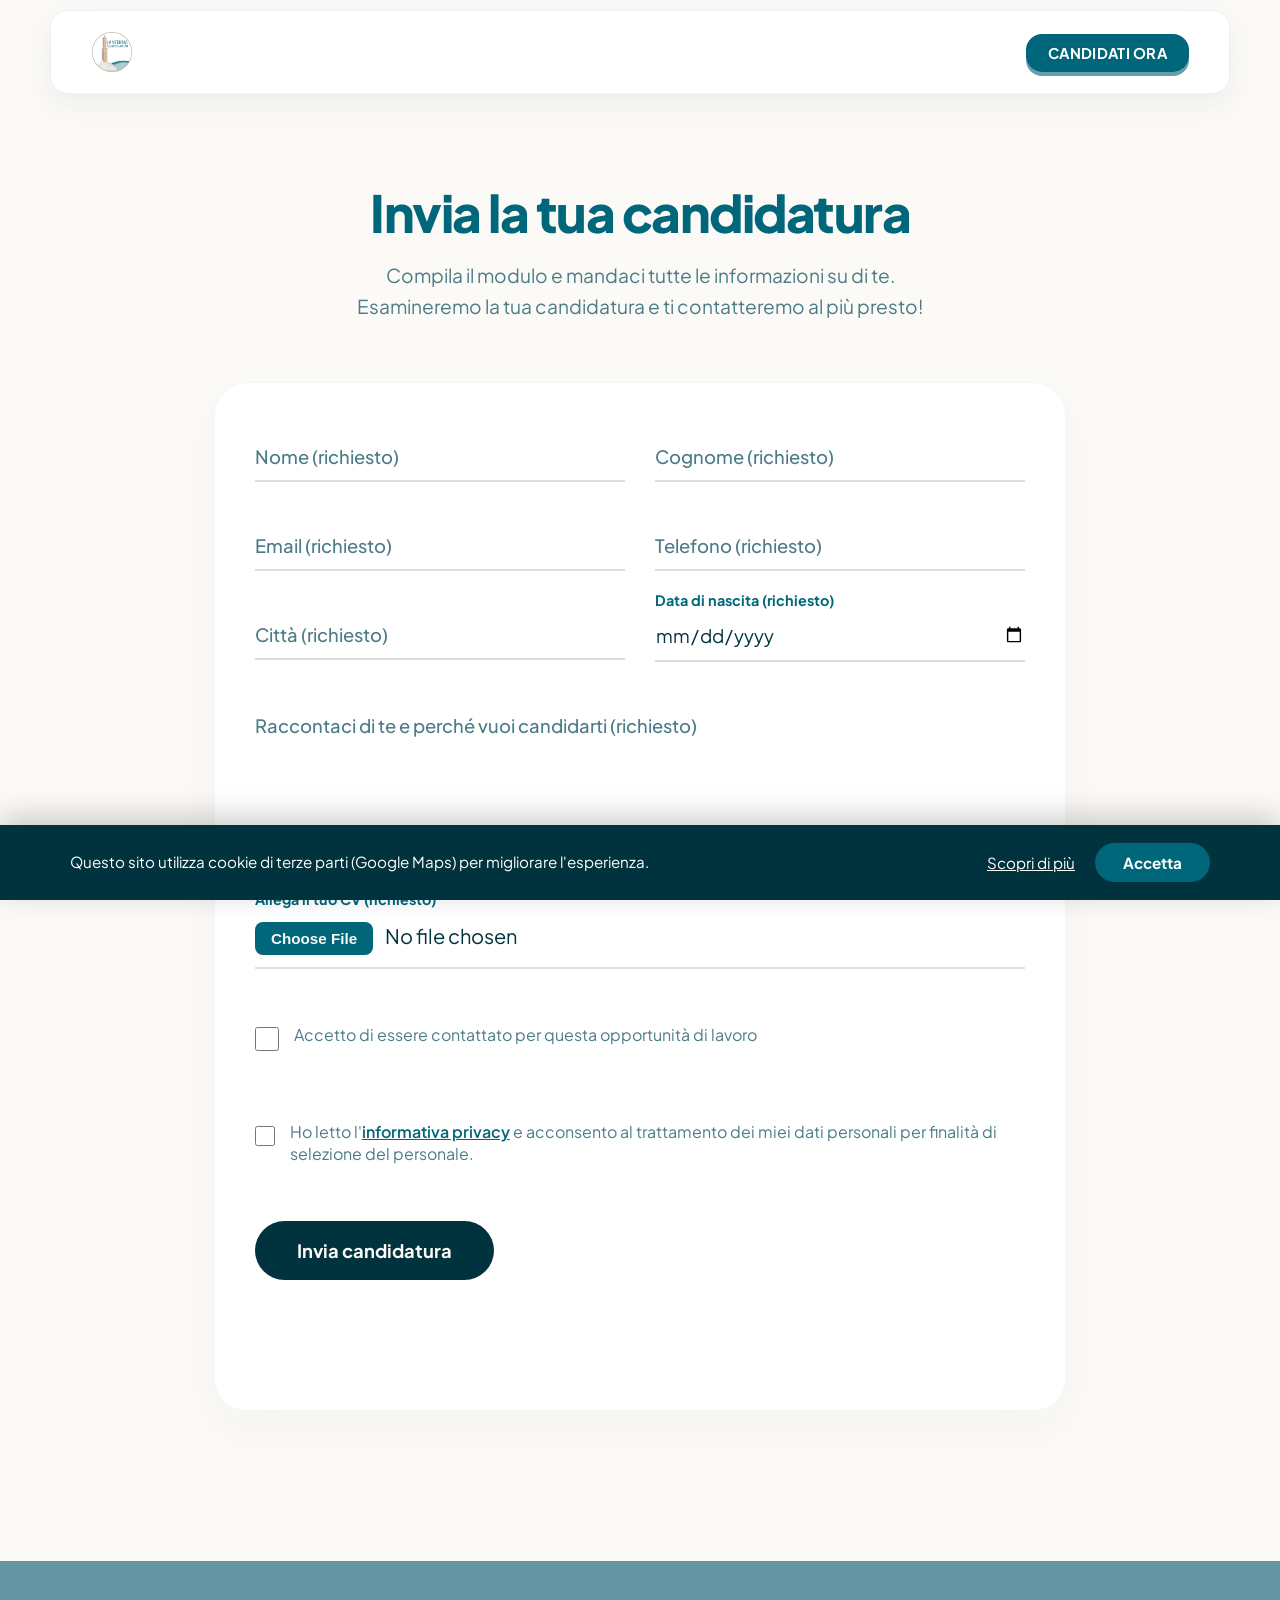
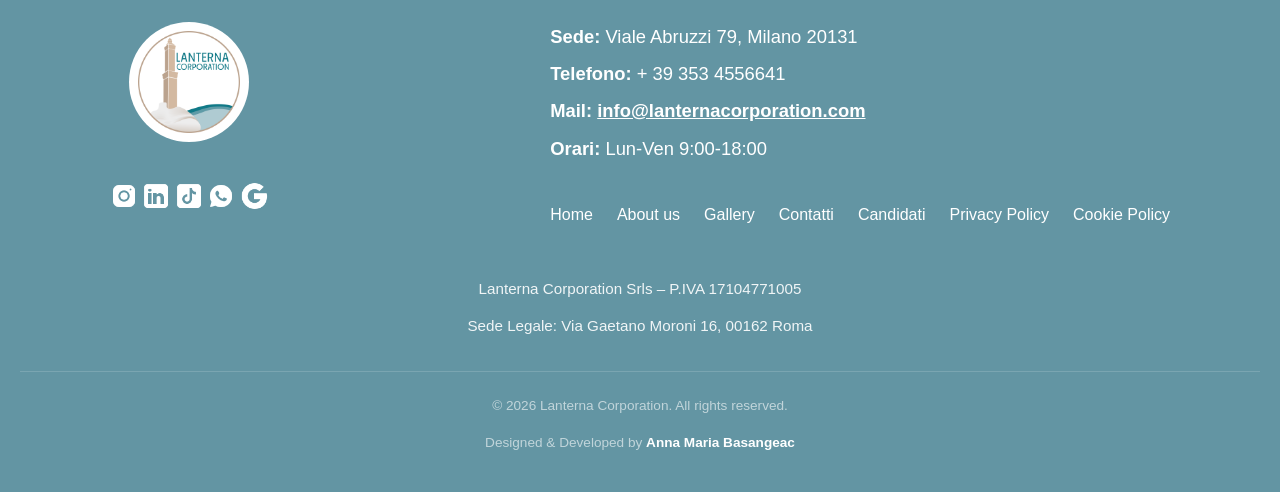
<file: candidati.html>
<!DOCTYPE html>
<html lang="it">

<head>
    <meta charset="UTF-8">
    <meta name="viewport" content="width=device-width, initial-scale=1.0">
    <title>Candidati - Lanterna Corporation</title>
    <!-- Font moderno da Google Fonts -->
    <link rel="preconnect" href="https://fonts.googleapis.com">
    <link rel="preconnect" href="https://fonts.gstatic.com" crossorigin>
    <link href="https://fonts.googleapis.com/css2?family=Plus+Jakarta+Sans:wght@400;500;600;700&display=swap"
        rel="stylesheet">
    <link rel="icon" href="assets/loghi/logoLanterna.png" type="image/png">

    <!-- Collegamento al file CSS -->
    <link rel="stylesheet" href="style.css">
</head>

<body>

    <!-- BANNER COOKIE -->
    <div id="cookieBanner" class="cookie-banner" role="dialog" aria-live="polite" aria-label="Informativa sui cookie">
        <div class="cookie-banner-content">
            <p class="cookie-banner-text">Questo sito utilizza cookie di terze parti (Google Maps) per migliorare
                l'esperienza.</p>
            <div class="cookie-banner-actions">
                <a href="cookie.html" class="cookie-btn-more">Scopri di più</a>
                <button id="cookieAcceptBtn" class="cookie-btn-accept" type="button">Accetta</button>
            </div>
        </div>
    </div>

    <!-- NAVBAR -->
    <nav class="navbar">
        <a href="index.html" class="nav-logo-small">
            <img src="assets/loghi/logoLanterna.png" alt="Lanterna Corporation Logo" class="logo-nav">
        </a>

        <!-- Il bottone hamburger per mobile -->
        <button class="hamburger" aria-label="Apri menu">
            <span></span>
            <span></span>
            <span></span>
        </button>

        <!-- Menu per desktop -->
        <ul class="nav-links">
            <li><a href="candidati.html" class="candidati-btn">CANDIDATI ORA</a></li>
        </ul>
    </nav>

    <!-- SEZIONE FORM CANDIDATURA -->
    <section class="candidati-form-section">
        <div class="candidati-container">
            <div class="form-header">
                <h2>Invia la tua candidatura</h2>
                <p>Compila il modulo e mandaci tutte le informazioni su di te. Esamineremo la tua candidatura e ti
                    contatteremo al più presto!</p>
            </div>

            <div class="form-wrapper">
                <form id="candidatiForm" class="candidati-form" enctype="multipart/form-data">

                    <!-- ROW 1: Nome e Cognome -->
                    <div class="form-row">
                        <div class="form-field">
                            <input type="text" id="nome" name="nome" required placeholder=" ">
                            <label for="nome">Nome (richiesto)</label>
                        </div>
                        <div class="form-field">
                            <input type="text" id="cognome" name="cognome" required placeholder=" ">
                            <label for="cognome">Cognome (richiesto)</label>
                        </div>
                    </div>

                    <!-- ROW 2: Email e Telefono -->
                    <div class="form-row">
                        <div class="form-field">
                            <input type="email" id="email" name="email" required placeholder=" ">
                            <label for="email">Email (richiesto)</label>
                        </div>
                        <div class="form-field">
                            <input type="tel" id="telefono" name="telefono" required placeholder=" ">
                            <label for="telefono">Telefono (richiesto)</label>
                        </div>
                    </div>

                    <!-- ROW 3: Città e Data di nascita -->
                    <div class="form-row">
                        <div class="form-field">
                            <input type="text" id="citta" name="citta" required placeholder=" ">
                            <label for="citta">Città (richiesto)</label>
                        </div>
                        <div class="form-field">
                            <input type="date" id="nascita" name="nascita" required>
                            <label for="nascita">Data di nascita (richiesto)</label>
                        </div>
                    </div>

                    <!-- ROW 4: Lettera di presentazione -->
                    <div class="form-field full-width">
                        <textarea id="messaggio" name="messaggio" rows="6" placeholder=" " required></textarea>
                        <label for="messaggio">Raccontaci di te e perché vuoi candidarti (richiesto)</label>
                    </div>

                    <!-- ROW 6: Allega il tuo CV -->
                    <div class="form-field full-width">
                        <input type="file" id="cv" name="cv" accept=".pdf,.doc,.docx" required placeholder=" ">
                        <label for="cv">Allega il tuo CV (richiesto)</label>
                    </div>

                    <!-- ROW 7: Checkbox consenso -->
                    <div class="form-checkbox">
                        <input type="checkbox" id="consenso" name="consenso" required>
                        <label for="consenso">Accetto di essere contattato per questa opportunità di lavoro</label>
                    </div>

                    <!-- ROW 8: Checkbox consenso privacy -->
                    <div class="form-checkbox">
                        <input type="checkbox" id="consensoPrivacy" name="consensoPrivacy" required>
                        <label for="consensoPrivacy">Ho letto l'<a href="privacy-policy.html" target="_blank"
                                rel="noopener">informativa privacy</a> e acconsento al trattamento dei miei dati
                            personali per finalità di selezione del personale.</label>
                    </div>

                    <!-- Bottone Invio -->
                    <button type="submit" class="candidati-submit-btn">
                        <span>Invia candidatura</span>
                    </button>

                    <!-- Messaggio di feedback -->
                    <div id="formMessage" class="form-message"></div>

                </form>
            </div>
        </div>
    </section>

    <!-- FOOTER -->
    <footer class="main-footer">
        <div class="footer-top-container">

            <!-- Colonna Sinistra: Logo e Social -->
            <div class="footer-brand-side">
                <div class="footer-logo-wrapper">
                    <img src="assets/loghi/logoLanterna.png" alt="Lanterna Corporation Logo" class="footer-logo-img">
                </div>

                <!-- Social Link -->
                <div class="footer-social-links">
                    <!-- Instagram -->
                    <a href="https://www.instagram.com/lanternacorporation/" aria-label="Instagram">
                        <img src="assets/loghi/instagramLogoWhite.png" alt="Instagram" class="footer-social-icon">
                    </a>
                    <!-- LinkedIn -->
                    <a href="https://www.linkedin.com/company/lanterna-corporation-srl/" aria-label="LinkedIn">
                        <img src="assets/loghi/linkedinLogoWhite.png" alt="LinkedIn" class="footer-social-icon">
                    </a>
                    <!-- TikTok -->
                    <a href="https://www.tiktok.com/@lanternacorporation" aria-label="TikTok">
                        <img src="assets/loghi/tiktokLogoWhite.png" alt="TikTok" class="footer-social-icon">
                    </a>
                    <!-- WhatsApp -->
                    <a href="https://api.whatsapp.com/send/?phone=3534556641&text&type=phone_number&app_absent=0"
                        aria-label="WhatsApp">
                        <img src="assets/loghi/whatsappLogoWhite.png" alt="WhatsApp" class="footer-social-icon">
                    </a>
                    <!-- Google -->
                    <a href="https://www.google.com/search?client=safari&sa=X&sca_esv=326bfc1759a095a4&hl=it-it&biw=1440&bih=713&sxsrf=AHTn8zrhY0XtSmUtXX9KSP0w4AWDzePdeQ:1743237724803&kgmid=/g/11kppy2lb1&q=Lanterna+Corporation&shndl=30&shem=lcuae,uaasie&source=sh/x/loc/uni/m1/1&kgs=8eb956ac6bdbe587"
                        aria-label="Google">
                        <img src="assets/loghi/googleLogoWhite.png" alt="Google" class="footer-social-icon">
                    </a>
                </div>

            </div>

            <!-- Colonna Destra: Info Contatto e Menu di Navigazione -->
            <div class="footer-info-side">
                <div class="footer-contact-details">
                    <p><strong>Sede:</strong> Viale Abruzzi 79, Milano 20131</p>
                    <p><strong>Telefono:</strong> + 39 353 4556641</p>
                    <p><strong>Mail:</strong> <a href="mailto:info@lanternacorporation.com"
                            class="footer-mail-link">info@lanternacorporation.com</a></p>
                    <p><strong>Orari:</strong> Lun-Ven 9:00-18:00</p>
                </div>

                <nav class="footer-nav">
                    <a href="index.html">Home</a>
                    <a href="index.html#about-us">About us</a>
                    <a href="index.html#gallery">Gallery</a>
                    <a href="index.html#contatti">Contatti</a>
                    <a href="candidati.html">Candidati</a>
                    <a href="privacy-policy.html">Privacy Policy</a>
                    <a href="cookie.html">Cookie Policy</a>
                </nav>
            </div>

        </div>

        <!-- Sezione Centrale Dati Aziendali e Crediti Finali -->
        <div class="footer-bottom-legal">
            <p>Lanterna Corporation Srls – P.IVA 17104771005</p>
            <p>Sede Legale: Via Gaetano Moroni 16, 00162 Roma</p>

            <div class="dev-copyright-row">
                <p>&copy; 2026 Lanterna Corporation. All rights reserved.</p>
                <p class="dev-name">Designed & Developed by <span>Anna Maria Basangeac</span></p>
            </div>
        </div>
    </footer>

    <!-- Script per gestire il menu mobile -->
    <script>
        const hamburger = document.querySelector('.hamburger');
        const navLinks = document.querySelector('.nav-links');

        hamburger.addEventListener('click', () => {
            hamburger.classList.toggle('active');
            navLinks.classList.toggle('active');
        });

        document.querySelectorAll('.nav-links a').forEach(link => {
            link.addEventListener('click', () => {
                hamburger.classList.remove('active');
                navLinks.classList.remove('active');
            });
        });
    </script>

    <!-- Script per l'invio automatico asincrono via PHP (senza mailto / Outlook) -->
    <script type="text/javascript">
        const form = document.getElementById('candidatiForm');

        if (form) {
            form.addEventListener('submit', function (e) {
                e.preventDefault();

                const messageEl = document.getElementById('formMessage');
                messageEl.textContent = 'Invio candidatura in corso...';
                messageEl.className = 'form-message loading';

                const formData = new FormData(form);

                fetch('send-email.php', {
                    method: 'POST',
                    body: formData
                })
                .then(response => response.text().then(text => ({ ok: response.ok, text })))
                .then(({ ok, text }) => {
                    if (ok) {
                        messageEl.textContent = '✓ Candidatura inviata con successo!';
                        messageEl.className = 'form-message success';
                        form.reset();
                    } else {
                        messageEl.textContent = text || 'Si è verificato un errore durante l\'invio. Riprova più tardi.';
                        messageEl.className = 'form-message error';
                    }
                })
                .catch(error => {
                    console.error('Errore:', error);
                    messageEl.textContent = 'Si è verificato un errore durante l\'invio. Riprova più tardi.';
                    messageEl.className = 'form-message error';
                });
            });
        }
    </script>

    <!-- Script per il banner cookie -->
    <script>
        (function () {
            const COOKIE_CONSENT_KEY = 'lanternaCookieConsent';
            const banner = document.getElementById('cookieBanner');
            const acceptBtn = document.getElementById('cookieAcceptBtn');

            if (!banner) return;

            let hasConsent = false;
            try {
                hasConsent = localStorage.getItem(COOKIE_CONSENT_KEY) === 'accepted';
            } catch (e) {
                hasConsent = false;
            }

            if (!hasConsent) {
                window.setTimeout(() => {
                    banner.classList.add('cookie-banner-show');
                }, 400);
            }

            if (acceptBtn) {
                acceptBtn.addEventListener('click', () => {
                    try {
                        localStorage.setItem(COOKIE_CONSENT_KEY, 'accepted');
                    } catch (e) {
                        /* localStorage non disponibile: il banner verrà mostrato nuovamente */
                    }
                    banner.classList.remove('cookie-banner-show');
                });
            }
        })();
    </script>

</body>

</html>
</file>
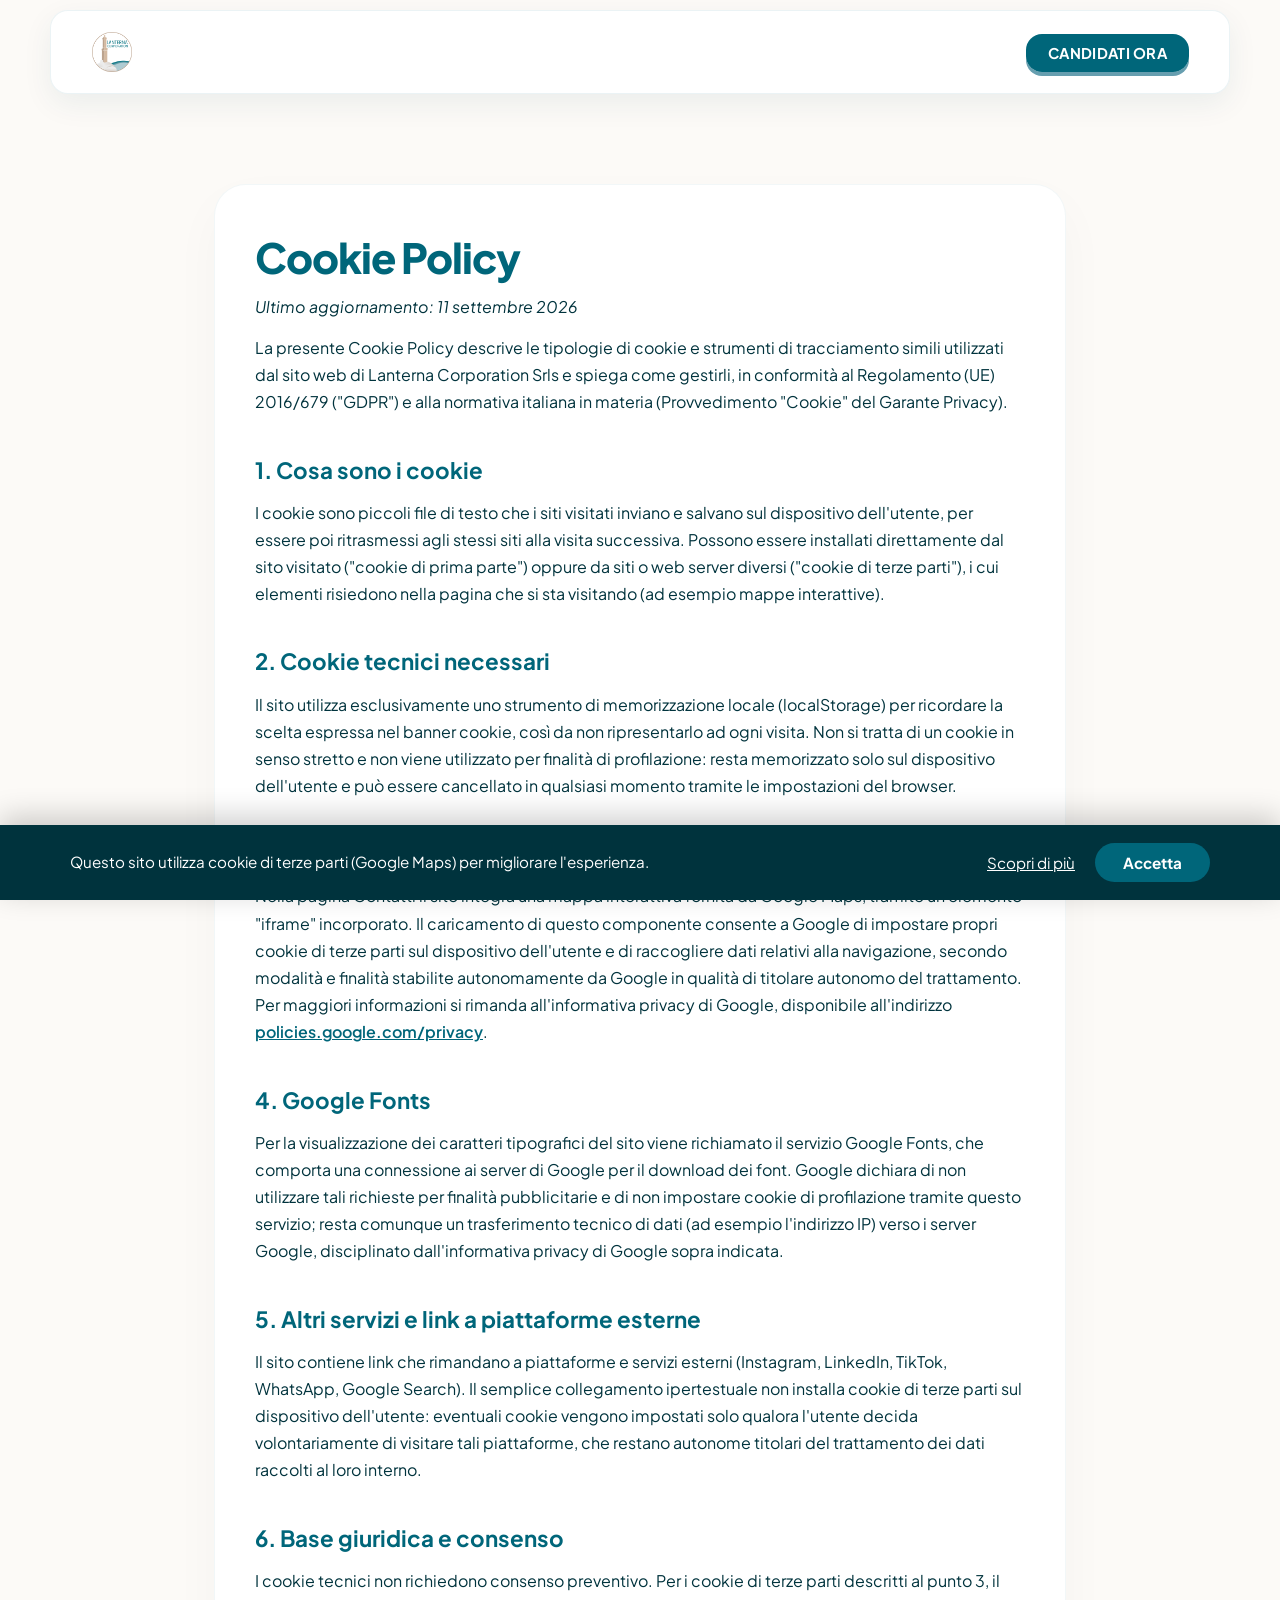
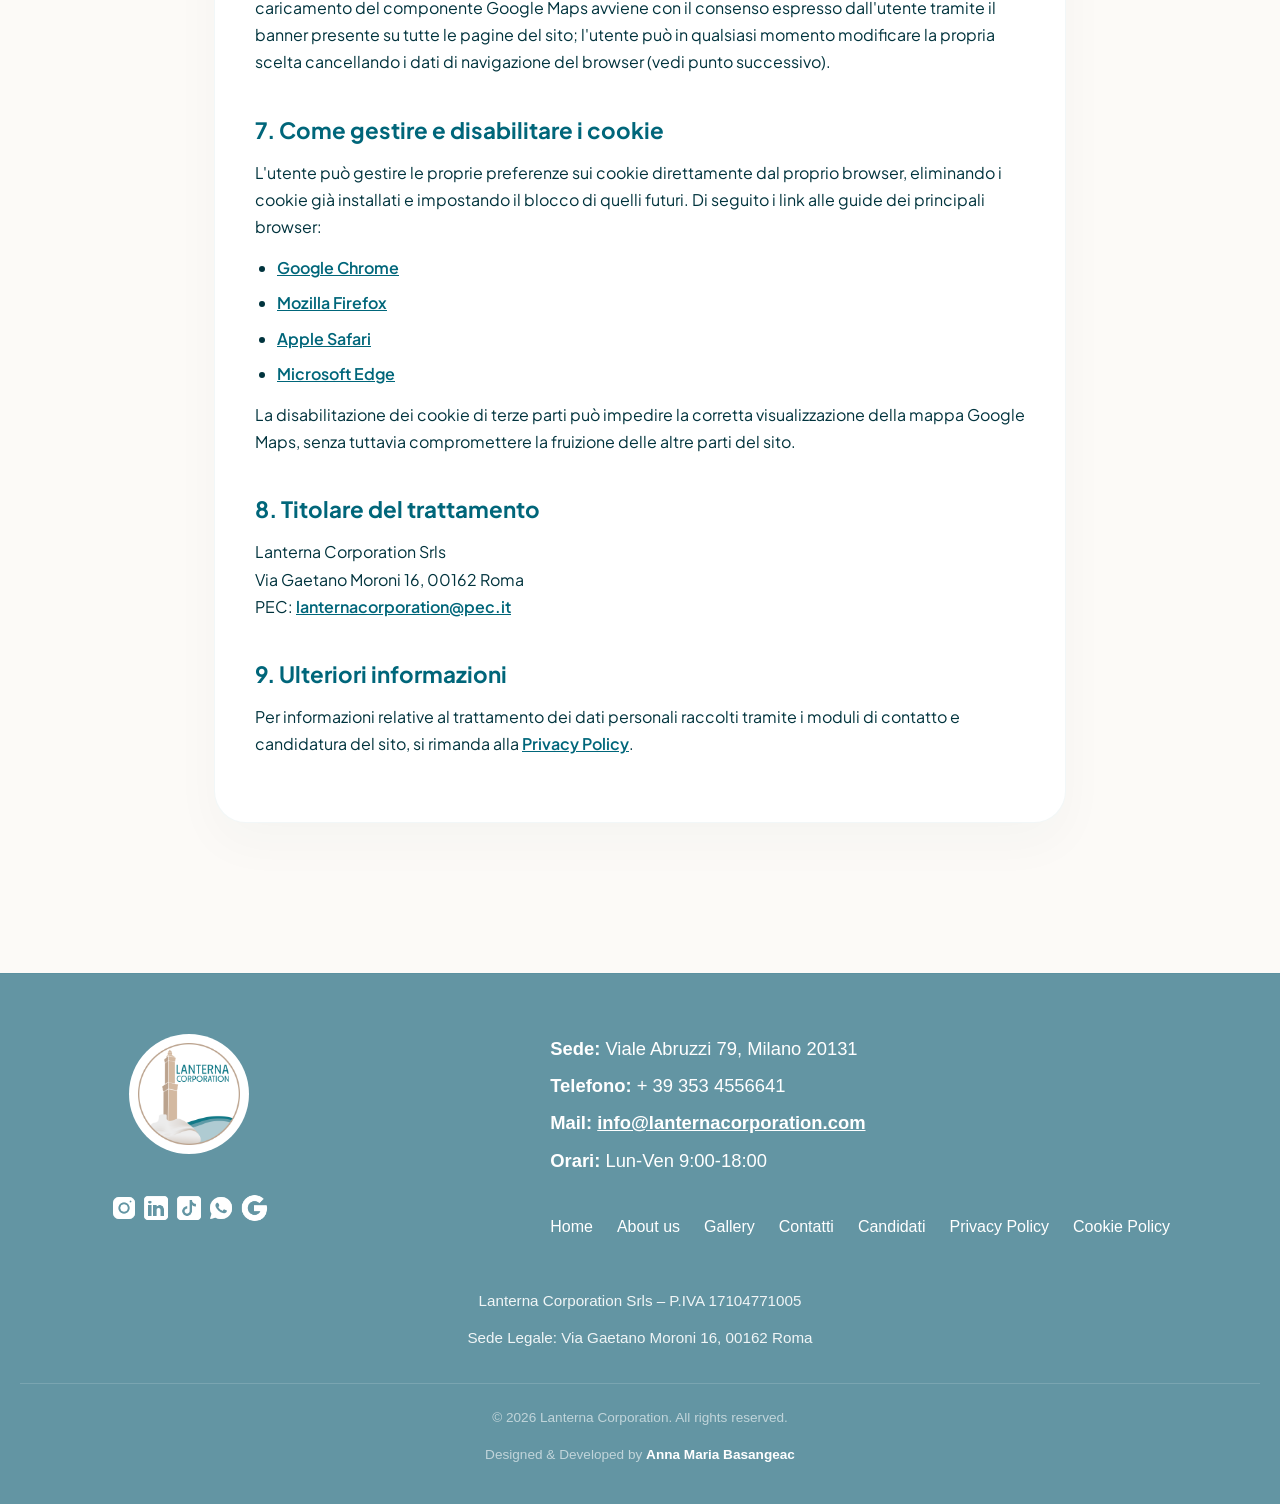
<file: cookie.html>
<!DOCTYPE html>
<html lang="it">

<head>
    <meta charset="UTF-8">
    <meta name="viewport" content="width=device-width, initial-scale=1.0">
    <title>Cookie Policy - Lanterna Corporation</title>
    <!-- Font moderno da Google Fonts -->
    <link rel="preconnect" href="https://fonts.googleapis.com">
    <link rel="preconnect" href="https://fonts.gstatic.com" crossorigin>
    <link href="https://fonts.googleapis.com/css2?family=Plus+Jakarta+Sans:wght@400;500;600;700&display=swap"
        rel="stylesheet">
    <link rel="icon" href="assets/loghi/logoLanterna.png" type="image/png">

    <!-- Collegamento al file CSS -->
    <link rel="stylesheet" href="style.css">
</head>

<body>

    <!-- BANNER COOKIE -->
    <div id="cookieBanner" class="cookie-banner" role="dialog" aria-live="polite" aria-label="Informativa sui cookie">
        <div class="cookie-banner-content">
            <p class="cookie-banner-text">Questo sito utilizza cookie di terze parti (Google Maps) per migliorare
                l'esperienza.</p>
            <div class="cookie-banner-actions">
                <a href="cookie.html" class="cookie-btn-more">Scopri di più</a>
                <button id="cookieAcceptBtn" class="cookie-btn-accept" type="button">Accetta</button>
            </div>
        </div>
    </div>

    <!-- NAVBAR -->
    <nav class="navbar">
        <a href="index.html" class="nav-logo-small" aria-label="Vai alla home page">
            <img src="assets/loghi/logoLanterna.png" alt="Lanterna Corporation Logo" class="logo-nav">
        </a>

        <!-- Il bottone hamburger per mobile -->
        <button class="hamburger" aria-label="Apri menu">
            <span></span>
            <span></span>
            <span></span>
        </button>

        <!-- Menu per desktop -->
        <ul class="nav-links">
            <li><a href="candidati.html" class="candidati-btn">CANDIDATI ORA</a></li>
        </ul>
    </nav>

    <!-- SEZIONE COOKIE POLICY -->
    <section class="privacy-policy-section">
        <div class="privacy-policy-container">
            <div class="privacy-policy-card">
                <h1>Cookie Policy</h1>
                <p class="privacy-policy-updated">Ultimo aggiornamento: 11 settembre 2026</p>

                <p>La presente Cookie Policy descrive le tipologie di cookie e strumenti di tracciamento simili
                    utilizzati dal sito web di Lanterna Corporation Srls e spiega come gestirli, in conformità al
                    Regolamento (UE) 2016/679 ("GDPR") e alla normativa italiana in materia (Provvedimento
                    "Cookie" del Garante Privacy).</p>

                <h2>1. Cosa sono i cookie</h2>
                <p>I cookie sono piccoli file di testo che i siti visitati inviano e salvano sul dispositivo
                    dell'utente, per essere poi ritrasmessi agli stessi siti alla visita successiva. Possono
                    essere installati direttamente dal sito visitato ("cookie di prima parte") oppure da siti o
                    web server diversi ("cookie di terze parti"), i cui elementi risiedono nella pagina che si sta
                    visitando (ad esempio mappe interattive).</p>

                <h2>2. Cookie tecnici necessari</h2>
                <p>Il sito utilizza esclusivamente uno strumento di memorizzazione locale (localStorage) per
                    ricordare la scelta espressa nel banner cookie, così da non ripresentarlo ad ogni visita. Non
                    si tratta di un cookie in senso stretto e non viene utilizzato per finalità di profilazione:
                    resta memorizzato solo sul dispositivo dell'utente e può essere cancellato in qualsiasi
                    momento tramite le impostazioni del browser.</p>

                <h2>3. Cookie di terze parti: Google Maps</h2>
                <p>Nella pagina Contatti il sito integra una mappa interattiva fornita da Google Maps, tramite un
                    elemento "iframe" incorporato. Il caricamento di questo componente consente a Google di
                    impostare propri cookie di terze parti sul dispositivo dell'utente e di raccogliere dati
                    relativi alla navigazione, secondo modalità e finalità stabilite autonomamente da Google in
                    qualità di titolare autonomo del trattamento. Per maggiori informazioni si rimanda
                    all'informativa privacy di Google, disponibile all'indirizzo
                    <a href="https://policies.google.com/privacy" target="_blank"
                        rel="noopener noreferrer">policies.google.com/privacy</a>.</p>

                <h2>4. Google Fonts</h2>
                <p>Per la visualizzazione dei caratteri tipografici del sito viene richiamato il servizio Google
                    Fonts, che comporta una connessione ai server di Google per il download dei font. Google
                    dichiara di non utilizzare tali richieste per finalità pubblicitarie e di non impostare
                    cookie di profilazione tramite questo servizio; resta comunque un trasferimento tecnico di
                    dati (ad esempio l'indirizzo IP) verso i server Google, disciplinato dall'informativa privacy
                    di Google sopra indicata.</p>

                <h2>5. Altri servizi e link a piattaforme esterne</h2>
                <p>Il sito contiene link che rimandano a piattaforme e servizi esterni (Instagram, LinkedIn,
                    TikTok, WhatsApp, Google Search). Il semplice collegamento ipertestuale non installa cookie di
                    terze parti sul dispositivo dell'utente: eventuali cookie vengono impostati solo qualora
                    l'utente decida volontariamente di visitare tali piattaforme, che restano autonome titolari
                    del trattamento dei dati raccolti al loro interno.</p>

                <h2>6. Base giuridica e consenso</h2>
                <p>I cookie tecnici non richiedono consenso preventivo. Per i cookie di terze parti descritti al
                    punto 3, il caricamento del componente Google Maps avviene con il consenso espresso
                    dall'utente tramite il banner presente su tutte le pagine del sito; l'utente può in qualsiasi
                    momento modificare la propria scelta cancellando i dati di navigazione del browser (vedi
                    punto successivo).</p>

                <h2>7. Come gestire e disabilitare i cookie</h2>
                <p>L'utente può gestire le proprie preferenze sui cookie direttamente dal proprio browser,
                    eliminando i cookie già installati e impostando il blocco di quelli futuri. Di seguito i link
                    alle guide dei principali browser:</p>
                <ul>
                    <li><a href="https://support.google.com/chrome/answer/95647" target="_blank"
                            rel="noopener noreferrer">Google Chrome</a></li>
                    <li><a href="https://support.mozilla.org/it/kb/Attivare%20e%20disattivare%20i%20cookie"
                            target="_blank" rel="noopener noreferrer">Mozilla Firefox</a></li>
                    <li><a href="https://support.apple.com/it-it/guide/safari/sfri11471/mac" target="_blank"
                            rel="noopener noreferrer">Apple Safari</a></li>
                    <li><a href="https://support.microsoft.com/it-it/microsoft-edge" target="_blank"
                            rel="noopener noreferrer">Microsoft Edge</a></li>
                </ul>
                <p>La disabilitazione dei cookie di terze parti può impedire la corretta visualizzazione della
                    mappa Google Maps, senza tuttavia compromettere la fruizione delle altre parti del sito.</p>

                <h2>8. Titolare del trattamento</h2>
                <p>
                    Lanterna Corporation Srls<br>
                    Via Gaetano Moroni 16, 00162 Roma<br>
                    PEC: <a href="mailto:lanternacorporation@pec.it">lanternacorporation@pec.it</a>
                </p>

                <h2>9. Ulteriori informazioni</h2>
                <p>Per informazioni relative al trattamento dei dati personali raccolti tramite i moduli di
                    contatto e candidatura del sito, si rimanda alla <a href="privacy-policy.html">Privacy
                        Policy</a>.</p>
            </div>
        </div>
    </section>

    <!-- FOOTER -->
    <footer class="main-footer">
        <div class="footer-top-container">

            <!-- Colonna Sinistra: Logo e Social -->
            <div class="footer-brand-side">
                <div class="footer-logo-wrapper">
                    <img src="assets/loghi/logoLanterna.png" alt="Lanterna Corporation Logo" class="footer-logo-img">
                </div>

                <!-- Social Link -->
                <div class="footer-social-links">
                    <!-- Instagram -->
                    <a href="https://www.instagram.com/lanternacorporation/" aria-label="Instagram">
                        <img src="assets/loghi/instagramLogoWhite.png" alt="Instagram" class="footer-social-icon">
                    </a>
                    <!-- LinkedIn -->
                    <a href="https://www.linkedin.com/company/lanterna-corporation-srl/" aria-label="LinkedIn">
                        <img src="assets/loghi/linkedinLogoWhite.png" alt="LinkedIn" class="footer-social-icon">
                    </a>
                    <!-- TikTok -->
                    <a href="https://www.tiktok.com/@lanternacorporation" aria-label="TikTok">
                        <img src="assets/loghi/tiktokLogoWhite.png" alt="TikTok" class="footer-social-icon">
                    </a>
                    <!-- WhatsApp -->
                    <a href="https://api.whatsapp.com/send/?phone=3534556641&text&type=phone_number&app_absent=0"
                        aria-label="WhatsApp">
                        <img src="assets/loghi/whatsappLogoWhite.png" alt="WhatsApp" class="footer-social-icon">
                    </a>
                    <!-- Google -->
                    <a href="https://www.google.com/search?client=safari&sa=X&sca_esv=326bfc1759a095a4&hl=it-it&biw=1440&bih=713&sxsrf=AHTn8zrhY0XtSmUtXX9KSP0w4AWDzePdeQ:1743237724803&kgmid=/g/11kppy2lb1&q=Lanterna+Corporation&shndl=30&shem=lcuae,uaasie&source=sh/x/loc/uni/m1/1&kgs=8eb956ac6bdbe587"
                        aria-label="Google">
                        <img src="assets/loghi/googleLogoWhite.png" alt="Google" class="footer-social-icon">
                    </a>
                </div>

            </div>

            <!-- Colonna Destra: Info Contatto e Menu di Navigazione -->
            <div class="footer-info-side">
                <div class="footer-contact-details">
                    <p><strong>Sede:</strong> Viale Abruzzi 79, Milano 20131</p>
                    <p><strong>Telefono:</strong> + 39 353 4556641</p>
                    <p><strong>Mail:</strong> <a href="mailto:info@lanternacorporation.com"
                            class="footer-mail-link">info@lanternacorporation.com</a></p>
                    <p><strong>Orari:</strong> Lun-Ven 9:00-18:00</p>
                </div>

                <nav class="footer-nav">
                    <a href="index.html">Home</a>
                    <a href="index.html#about-us">About us</a>
                    <a href="index.html#gallery">Gallery</a>
                    <a href="index.html#contatti">Contatti</a>
                    <a href="candidati.html">Candidati</a>
                    <a href="privacy-policy.html">Privacy Policy</a>
                    <a href="cookie.html">Cookie Policy</a>
                </nav>
            </div>

        </div>

        <!-- Sezione Centrale Dati Aziendali e Crediti Finali -->
        <div class="footer-bottom-legal">
            <p>Lanterna Corporation Srls – P.IVA 17104771005</p>
            <p>Sede Legale: Via Gaetano Moroni 16, 00162 Roma</p>

            <div class="dev-copyright-row">
                <p>&copy; 2026 Lanterna Corporation. All rights reserved.</p>
                <p class="dev-name">Designed & Developed by <span>Anna Maria Basangeac</span></p>
            </div>
        </div>
    </footer>

    <!-- Script per gestire il menu mobile -->
    <script>
        const hamburger = document.querySelector('.hamburger');
        const navLinks = document.querySelector('.nav-links');

        hamburger.addEventListener('click', () => {
            hamburger.classList.toggle('active');
            navLinks.classList.toggle('active');
        });

        document.querySelectorAll('.nav-links a').forEach(link => {
            link.addEventListener('click', () => {
                hamburger.classList.remove('active');
                navLinks.classList.remove('active');
            });
        });
    </script>

    <!-- Script per il banner cookie -->
    <script>
        (function () {
            const COOKIE_CONSENT_KEY = 'lanternaCookieConsent';
            const banner = document.getElementById('cookieBanner');
            const acceptBtn = document.getElementById('cookieAcceptBtn');

            if (!banner) return;

            let hasConsent = false;
            try {
                hasConsent = localStorage.getItem(COOKIE_CONSENT_KEY) === 'accepted';
            } catch (e) {
                hasConsent = false;
            }

            if (!hasConsent) {
                window.setTimeout(() => {
                    banner.classList.add('cookie-banner-show');
                }, 400);
            }

            if (acceptBtn) {
                acceptBtn.addEventListener('click', () => {
                    try {
                        localStorage.setItem(COOKIE_CONSENT_KEY, 'accepted');
                    } catch (e) {
                        /* localStorage non disponibile: il banner verrà mostrato nuovamente */
                    }
                    banner.classList.remove('cookie-banner-show');
                });
            }
        })();
    </script>

</body>

</html>
</file>
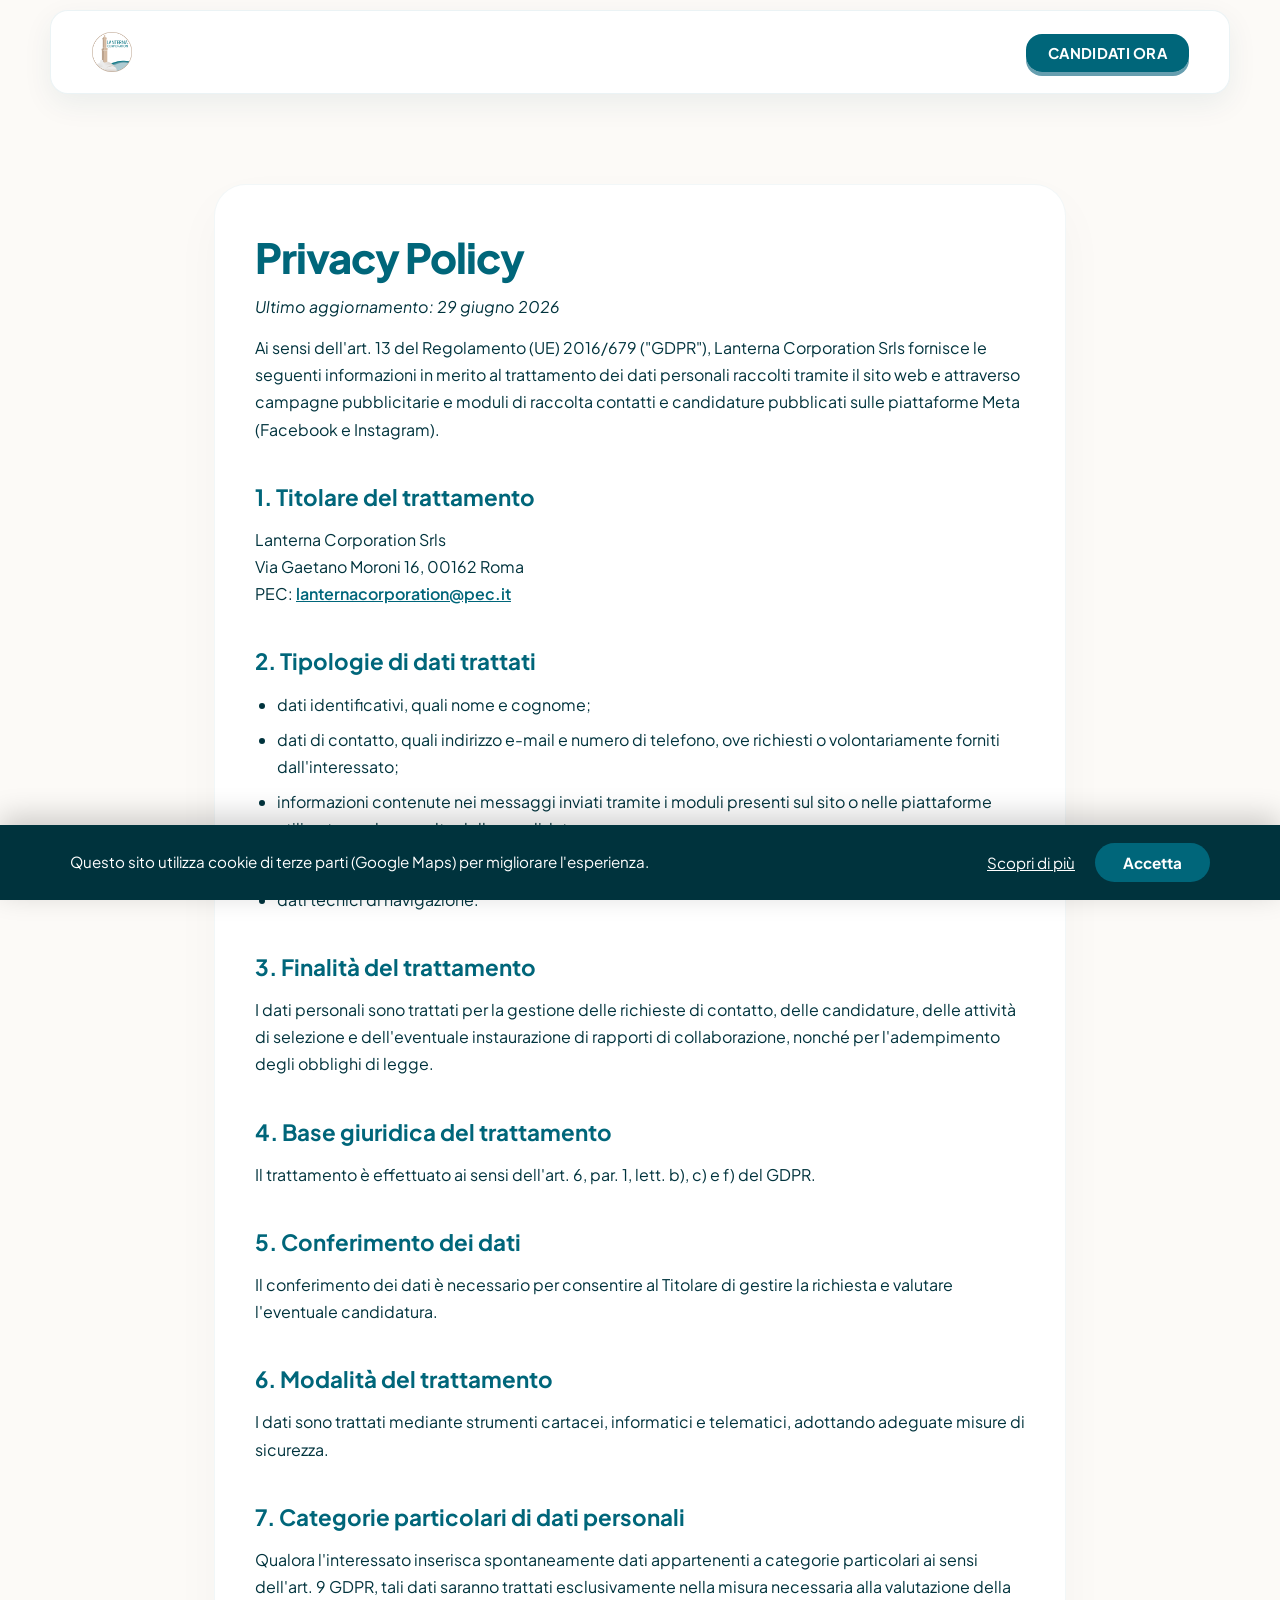
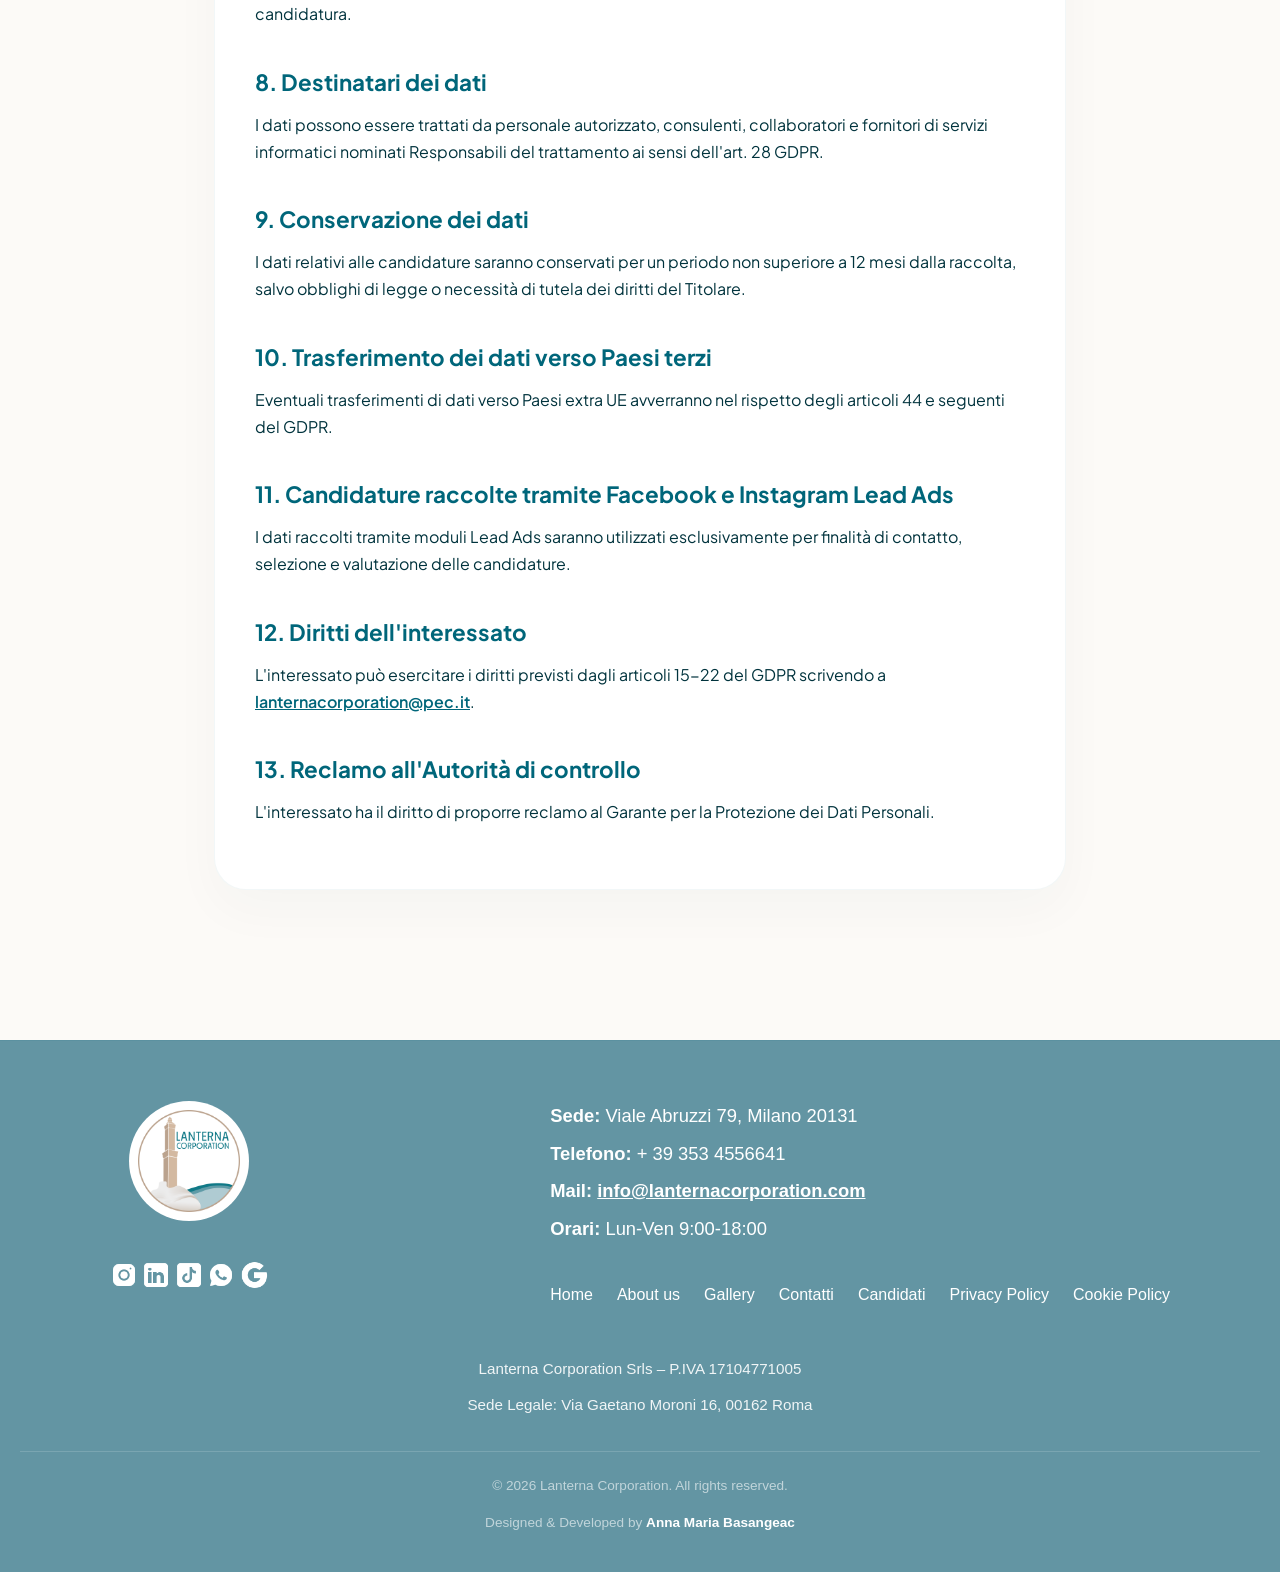
<file: privacy-policy.html>
<!DOCTYPE html>
<html lang="it">

<head>
    <meta charset="UTF-8">
    <meta name="viewport" content="width=device-width, initial-scale=1.0">
    <title>Privacy Policy - Lanterna Corporation</title>
    <!-- Font moderno da Google Fonts -->
    <link rel="preconnect" href="https://fonts.googleapis.com">
    <link rel="preconnect" href="https://fonts.gstatic.com" crossorigin>
    <link href="https://fonts.googleapis.com/css2?family=Plus+Jakarta+Sans:wght@400;500;600;700&display=swap"
        rel="stylesheet">
    <link rel="icon" href="assets/loghi/logoLanterna.png" type="image/png">

    <!-- Collegamento al file CSS -->
    <link rel="stylesheet" href="style.css">
</head>

<body>

    <!-- BANNER COOKIE -->
    <div id="cookieBanner" class="cookie-banner" role="dialog" aria-live="polite" aria-label="Informativa sui cookie">
        <div class="cookie-banner-content">
            <p class="cookie-banner-text">Questo sito utilizza cookie di terze parti (Google Maps) per migliorare
                l'esperienza.</p>
            <div class="cookie-banner-actions">
                <a href="cookie.html" class="cookie-btn-more">Scopri di più</a>
                <button id="cookieAcceptBtn" class="cookie-btn-accept" type="button">Accetta</button>
            </div>
        </div>
    </div>

    <!-- NAVBAR -->
    <nav class="navbar">
        <a href="index.html" class="nav-logo-small" aria-label="Vai alla home page">
            <img src="assets/loghi/logoLanterna.png" alt="Lanterna Corporation Logo" class="logo-nav">
        </a>

        <!-- Il bottone hamburger per mobile -->
        <button class="hamburger" aria-label="Apri menu">
            <span></span>
            <span></span>
            <span></span>
        </button>

        <!-- Menu per desktop -->
        <ul class="nav-links">
            <li><a href="candidati.html" class="candidati-btn">CANDIDATI ORA</a></li>
        </ul>
    </nav>

    <!-- SEZIONE PRIVACY POLICY -->
    <section class="privacy-policy-section">
        <div class="privacy-policy-container">
            <div class="privacy-policy-card">
                <h1>Privacy Policy</h1>
                <p class="privacy-policy-updated">Ultimo aggiornamento: 29 giugno 2026</p>

                <p>Ai sensi dell'art. 13 del Regolamento (UE) 2016/679 ("GDPR"), Lanterna Corporation Srls fornisce
                    le seguenti informazioni in merito al trattamento dei dati personali raccolti tramite il sito
                    web e attraverso campagne pubblicitarie e moduli di raccolta contatti e candidature pubblicati
                    sulle piattaforme Meta (Facebook e Instagram).</p>

                <h2>1. Titolare del trattamento</h2>
                <p>
                    Lanterna Corporation Srls<br>
                    Via Gaetano Moroni 16, 00162 Roma<br>
                    PEC: <a href="mailto:lanternacorporation@pec.it">lanternacorporation@pec.it</a>
                </p>

                <h2>2. Tipologie di dati trattati</h2>
                <ul>
                    <li>dati identificativi, quali nome e cognome;</li>
                    <li>dati di contatto, quali indirizzo e-mail e numero di telefono, ove richiesti o
                        volontariamente forniti dall'interessato;</li>
                    <li>informazioni contenute nei messaggi inviati tramite i moduli presenti sul sito o nelle
                        piattaforme utilizzate per la raccolta delle candidature;</li>
                    <li>curriculum vitae e informazioni professionali eventualmente trasmesse dal candidato;</li>
                    <li>dati tecnici di navigazione.</li>
                </ul>

                <h2>3. Finalità del trattamento</h2>
                <p>I dati personali sono trattati per la gestione delle richieste di contatto, delle candidature,
                    delle attività di selezione e dell'eventuale instaurazione di rapporti di collaborazione,
                    nonché per l'adempimento degli obblighi di legge.</p>

                <h2>4. Base giuridica del trattamento</h2>
                <p>Il trattamento è effettuato ai sensi dell'art. 6, par. 1, lett. b), c) e f) del GDPR.</p>

                <h2>5. Conferimento dei dati</h2>
                <p>Il conferimento dei dati è necessario per consentire al Titolare di gestire la richiesta e
                    valutare l'eventuale candidatura.</p>

                <h2>6. Modalità del trattamento</h2>
                <p>I dati sono trattati mediante strumenti cartacei, informatici e telematici, adottando adeguate
                    misure di sicurezza.</p>

                <h2>7. Categorie particolari di dati personali</h2>
                <p>Qualora l'interessato inserisca spontaneamente dati appartenenti a categorie particolari ai
                    sensi dell'art. 9 GDPR, tali dati saranno trattati esclusivamente nella misura necessaria alla
                    valutazione della candidatura.</p>

                <h2>8. Destinatari dei dati</h2>
                <p>I dati possono essere trattati da personale autorizzato, consulenti, collaboratori e fornitori
                    di servizi informatici nominati Responsabili del trattamento ai sensi dell'art. 28 GDPR.</p>

                <h2>9. Conservazione dei dati</h2>
                <p>I dati relativi alle candidature saranno conservati per un periodo non superiore a 12 mesi
                    dalla raccolta, salvo obblighi di legge o necessità di tutela dei diritti del Titolare.</p>

                <h2>10. Trasferimento dei dati verso Paesi terzi</h2>
                <p>Eventuali trasferimenti di dati verso Paesi extra UE avverranno nel rispetto degli articoli 44
                    e seguenti del GDPR.</p>

                <h2>11. Candidature raccolte tramite Facebook e Instagram Lead Ads</h2>
                <p>I dati raccolti tramite moduli Lead Ads saranno utilizzati esclusivamente per finalità di
                    contatto, selezione e valutazione delle candidature.</p>

                <h2>12. Diritti dell'interessato</h2>
                <p>L'interessato può esercitare i diritti previsti dagli articoli 15-22 del GDPR scrivendo a
                    <a href="mailto:lanternacorporation@pec.it">lanternacorporation@pec.it</a>.</p>

                <h2>13. Reclamo all'Autorità di controllo</h2>
                <p>L'interessato ha il diritto di proporre reclamo al Garante per la Protezione dei Dati
                    Personali.</p>
            </div>
        </div>
    </section>

    <!-- FOOTER -->
    <footer class="main-footer">
        <div class="footer-top-container">

            <!-- Colonna Sinistra: Logo e Social -->
            <div class="footer-brand-side">
                <div class="footer-logo-wrapper">
                    <img src="assets/loghi/logoLanterna.png" alt="Lanterna Corporation Logo" class="footer-logo-img">
                </div>

                <!-- Social Link -->
                <div class="footer-social-links">
                    <!-- Instagram -->
                    <a href="https://www.instagram.com/lanternacorporation/" aria-label="Instagram">
                        <img src="assets/loghi/instagramLogoWhite.png" alt="Instagram" class="footer-social-icon">
                    </a>
                    <!-- LinkedIn -->
                    <a href="https://www.linkedin.com/company/lanterna-corporation-srl/" aria-label="LinkedIn">
                        <img src="assets/loghi/linkedinLogoWhite.png" alt="LinkedIn" class="footer-social-icon">
                    </a>
                    <!-- TikTok -->
                    <a href="https://www.tiktok.com/@lanternacorporation" aria-label="TikTok">
                        <img src="assets/loghi/tiktokLogoWhite.png" alt="TikTok" class="footer-social-icon">
                    </a>
                    <!-- WhatsApp -->
                    <a href="https://api.whatsapp.com/send/?phone=3534556641&text&type=phone_number&app_absent=0"
                        aria-label="WhatsApp">
                        <img src="assets/loghi/whatsappLogoWhite.png" alt="WhatsApp" class="footer-social-icon">
                    </a>
                    <!-- Google -->
                    <a href="https://www.google.com/search?client=safari&sa=X&sca_esv=326bfc1759a095a4&hl=it-it&biw=1440&bih=713&sxsrf=AHTn8zrhY0XtSmUtXX9KSP0w4AWDzePdeQ:1743237724803&kgmid=/g/11kppy2lb1&q=Lanterna+Corporation&shndl=30&shem=lcuae,uaasie&source=sh/x/loc/uni/m1/1&kgs=8eb956ac6bdbe587"
                        aria-label="Google">
                        <img src="assets/loghi/googleLogoWhite.png" alt="Google" class="footer-social-icon">
                    </a>
                </div>

            </div>

            <!-- Colonna Destra: Info Contatto e Menu di Navigazione -->
            <div class="footer-info-side">
                <div class="footer-contact-details">
                    <p><strong>Sede:</strong> Viale Abruzzi 79, Milano 20131</p>
                    <p><strong>Telefono:</strong> + 39 353 4556641</p>
                    <p><strong>Mail:</strong> <a href="mailto:info@lanternacorporation.com"
                            class="footer-mail-link">info@lanternacorporation.com</a></p>
                    <p><strong>Orari:</strong> Lun-Ven 9:00-18:00</p>
                </div>

                <nav class="footer-nav">
                    <a href="index.html">Home</a>
                    <a href="index.html#about-us">About us</a>
                    <a href="index.html#gallery">Gallery</a>
                    <a href="index.html#contatti">Contatti</a>
                    <a href="candidati.html">Candidati</a>
                    <a href="privacy-policy.html">Privacy Policy</a>
                    <a href="cookie.html">Cookie Policy</a>
                </nav>
            </div>

        </div>

        <!-- Sezione Centrale Dati Aziendali e Crediti Finali -->
        <div class="footer-bottom-legal">
            <p>Lanterna Corporation Srls – P.IVA 17104771005</p>
            <p>Sede Legale: Via Gaetano Moroni 16, 00162 Roma</p>

            <div class="dev-copyright-row">
                <p>&copy; 2026 Lanterna Corporation. All rights reserved.</p>
                <p class="dev-name">Designed & Developed by <span>Anna Maria Basangeac</span></p>
            </div>
        </div>
    </footer>

    <!-- Script per gestire il menu mobile -->
    <script>
        const hamburger = document.querySelector('.hamburger');
        const navLinks = document.querySelector('.nav-links');

        hamburger.addEventListener('click', () => {
            hamburger.classList.toggle('active');
            navLinks.classList.toggle('active');
        });

        document.querySelectorAll('.nav-links a').forEach(link => {
            link.addEventListener('click', () => {
                hamburger.classList.remove('active');
                navLinks.classList.remove('active');
            });
        });
    </script>

    <!-- Script per il banner cookie -->
    <script>
        (function () {
            const COOKIE_CONSENT_KEY = 'lanternaCookieConsent';
            const banner = document.getElementById('cookieBanner');
            const acceptBtn = document.getElementById('cookieAcceptBtn');

            if (!banner) return;

            let hasConsent = false;
            try {
                hasConsent = localStorage.getItem(COOKIE_CONSENT_KEY) === 'accepted';
            } catch (e) {
                hasConsent = false;
            }

            if (!hasConsent) {
                window.setTimeout(() => {
                    banner.classList.add('cookie-banner-show');
                }, 400);
            }

            if (acceptBtn) {
                acceptBtn.addEventListener('click', () => {
                    try {
                        localStorage.setItem(COOKIE_CONSENT_KEY, 'accepted');
                    } catch (e) {
                        /* localStorage non disponibile: il banner verrà mostrato nuovamente */
                    }
                    banner.classList.remove('cookie-banner-show');
                });
            }
        })();
    </script>

</body>

</html>
</file>
<file: style.css>
/* ==========================================================================
   1. RESET, FONT E PALETTE LUMINOSA (ACCENDIAMO LA LANTERNA)
   ========================================================================== */
* {
    margin: 0;
    padding: 0;
    box-sizing: border-box;
}

html {
    scroll-behavior: smooth;
    scroll-padding-top: 96px;
    font-family: 'Plus Jakarta Sans', sans-serif;
}

body {
    background-color: #fcfaf7;
    color: #00333d;
    padding-top: 0;
    overflow-x: hidden;
}

section,
.content-section,
.about-minimal-section,
.offriamo-section,
.gallery-section,
.contact-minimal-section,
.candidati-form-section {
    padding-top: 40px;
    padding-bottom: 56px;
}

.container {
    max-width: 1200px;
    margin: 0 auto;
    padding: 24px;
}

h2 {
    font-size: 3.2rem;
    font-weight: 800;
    letter-spacing: -1.5px;
    color: #00667a;
    /* Il petrolio del logo */
    line-height: 1.1;
    margin-bottom: 15px;
}

.underline {
    width: 80px;
    height: 6px;
    background-color: #00667a;
    border-radius: 20px;
    margin-bottom: 40px;
}

.mx-auto {
    margin-left: auto;
    margin-right: auto;
}

.section-subtitle {
    color: #4c7c87;
    max-width: 580px;
    font-size: 1.2rem;
    line-height: 1.6;
    margin-bottom: 60px;
}

/* ==========================================================================
   2. NAVBAR FLUTTUANTE E PULITA
   ========================================================================== */
.navbar {
    position: fixed;
    top: 10px;
    left: 50%;
    transform: translateX(-50%);
    width: min(1180px, calc(100% - 24px));
    z-index: 1000;
    background-color: rgba(255, 255, 255, 0.82);
    backdrop-filter: blur(12px);
    -webkit-backdrop-filter: blur(12px);
    border: 1px solid rgba(0, 102, 122, 0.08);
    border-radius: 18px;
    box-shadow: 0 10px 30px rgba(0, 66, 78, 0.07);
    display: flex;
    justify-content: space-between;
    align-items: center;
    padding: 10px 18px;
    margin: 0;
}

.nav-container {
    display: flex;
    justify-content: space-between;
    align-items: center;
    padding: 10px 24px;
}

.nav-logo-small {
    display: flex;
    align-items: center;
    justify-content: center;
    width: 42px;
    height: 42px;
    flex-shrink: 0;
}

.logo-nav {
    height: 40px;
    width: auto;
    display: block;
    transition: transform 0.3s ease;
}

.logo-nav:hover {
    transform: scale(1.08);
}

.nav-logo {
    text-decoration: none;
    color: #00667a;
    font-weight: 700;
    font-size: 1rem;
}

.logo img {
    height: 48px;
    width: auto;
}

.nav-menu {
    display: flex;
    list-style: none;
    gap: 25px;
    align-items: center;
}

.nav-menu a {
    text-decoration: none;
    color: #00667a;
    font-weight: 600;
    font-size: 0.95rem;
    transition: all 0.2s ease;
}

.nav-menu a:hover {
    color: #cbb49e;
}

/* Il bottone Merch diventa un elemento di stacco netto */
.nav-menu a.nav-candidati {
    background: #00667a;
    color: #ffffff;
    padding: 9px 20px;
    border-radius: 16px;
    font-weight: 600;
    box-shadow: 0 4px 0px #cbb49e;
    /* Contrasto inverso */
}

.nav-menu a.nav-merch:hover {
    transform: translateY(2px);
    box-shadow: 0 2px 0px #cbb49e;
}

/* Stile per il bottone candidati in navbar */
.nav-links {
    display: flex;
    align-items: center;
    gap: 1.2rem;
    list-style: none;
    margin: 0;
    padding: 0;
}

.nav-links a {
    color: #00333d;
    text-decoration: none;
    font-weight: 700;
    font-size: 0.92rem;
    letter-spacing: 0.02em;
}

.nav-links a.candidati-btn {
    background: #00667a;
    color: #ffffff;
    padding: 10px 22px;
    border-radius: 16px;
    font-weight: 700;
    box-shadow: 0 4px 0px rgba(38, 117, 141, 0.7);
    transition: all 0.2s ease;
}

.nav-links a.candidati-btn:hover {
    transform: translateY(2px);
    box-shadow: 0 2px 0px rgba(38, 117, 141, 0.7);
    color: #ffffff;
    background: #14a0d3;
}

.hamburger {
    display: none;
    width: 42px;
    height: 42px;
    border: 0;
    background: transparent;
    flex-direction: column;
    justify-content: center;
    align-items: center;
    gap: 6px;
    cursor: pointer;
    padding: 0;
}

.hamburger span {
    display: block;
    width: 22px;
    height: 2.5px;
    background: #00333d;
    border-radius: 999px;
    transition: all 0.25s ease;
}

/* ==========================================================================
   3. HERO LUMINOSA CON GRIGLIA A DUE COLONNE (LOGO A DESTRA)
   ========================================================================== */
.hero-section {
    min-height: 80vh;
    display: flex;
    align-items: center;
    background: radial-gradient(circle at 80% 20%, #f1edf7 0%, #fcfaf7 100%);
    padding: 92px 0 60px;
}

.hero-grid-layout {
    display: grid;
    grid-template-columns: 1.2fr 0.8fr;
    /* Spazio asimmetrico per testo e logo */
    gap: 40px;
    align-items: center;
}

.hero-content {
    text-align: left;
}

.badge {
    background: rgba(0, 102, 122, 0.08);
    color: #00667a;
    padding: 6px 16px;
    border-radius: 50px;
    font-size: 0.85rem;
    font-weight: 700;
    text-transform: uppercase;
    letter-spacing: 1px;
    display: inline-block;
    margin-bottom: 25px;
    border: 1px solid rgba(0, 102, 122, 0.1);
}

.hero-content h1 {
    font-size: 4.4rem;
    font-weight: 800;
    letter-spacing: -2.5px;
    line-height: 1.05;
    margin-bottom: 25px;
    color: #00333d;
}

.text-gradient {
    color: #00667a;
    background: linear-gradient(135deg, #00667a 0%, #4c7c87 100%);
    -webkit-background-clip: text;
    -webkit-text-fill-color: transparent;
}

.hero-content p {
    font-size: 1.25rem;
    color: #4c7c87;
    max-width: 580px;
    margin-bottom: 40px;
    line-height: 1.6;
}

/* CONTENITORE PER IL LOGO GIGANTE A DESTRA */
.hero-logo-large {
    display: flex;
    justify-content: center;
    align-items: center;
    animation: floatingLogo 6s ease-in-out infinite;
    /* Movimento leggero e vivo */
}

.hero-logo-large img {
    width: 100%;
    max-width: 380px;
    /* Dimensione imponente */
    height: auto;
    filter: drop-shadow(0 20px 40px rgba(0, 66, 78, 0.12));
}

@keyframes floatingLogo {
    0% {
        transform: translateY(0px);
    }

    50% {
        transform: translateY(-12px);
    }

    100% {
        transform: translateY(0px);
    }
}

/* BOTTONI EDITORIALI */
.btn {
    display: inline-block;
    padding: 16px 32px;
    border-radius: 16px;
    text-decoration: none;
    font-weight: 700;
    font-size: 1rem;
    transition: all 0.2s ease;
}

.btn-primary {
    background: #00667a;
    color: white;
    box-shadow: 0 6px 20px rgba(0, 102, 122, 0.15);
}

.btn-primary:hover {
    transform: translateY(-2px);
    background-color: #004d5c;
    box-shadow: 0 8px 25px rgba(0, 102, 122, 0.25);
}

.btn-secondary {
    background: transparent;
    color: #00667a;
    border: 2px solid #00667a;
    margin-left: 15px;
}

.btn-secondary:hover {
    background: rgba(0, 102, 122, 0.05);
}

/* ==========================================================================
   4. SEZIONI E CARDS MORBIDE SUL CHIARO
   ========================================================================== */
.content-section {
    padding: 50px 0;
}

.bg-light {
    background-color: #f3eff2;
    /* Un contrasto leggermente rosato/crema per rompere la pagina */
    border-radius: 40px;
    margin: 20px;
}

.grid {
    display: grid;
    gap: 40px;
}

.grid-3 {
    grid-template-columns: repeat(auto-fit, minmax(300px, 1fr));
}

.grid-2 {
    grid-template-columns: repeat(auto-fit, minmax(400px, 1fr));
}

/* Card bianche che staccano dallo sfondo crema */
.card {
    background: #ffffff;
    padding: 45px 35px;
    border-radius: 28px;
    border: 1px solid rgba(0, 102, 122, 0.05);
    box-shadow: 0 15px 40px rgba(0, 66, 78, 0.04);
    transition: all 0.3s cubic-bezier(0.175, 0.885, 0.32, 1.275);
}

.card:hover {
    transform: translateY(-10px) rotate(1deg);
    box-shadow: 0 25px 50px rgba(0, 66, 78, 0.08);
}

/* Evidenziamo la card centrale col colore del brand */
.grid-3 .card:nth-child(2) {
    background: #00667a;
}

.grid-3 .card:nth-child(2) h3,
.grid-3 .card:nth-child(2) p {
    color: rgb(0, 0, 0);
}

.card-icon {
    font-size: 3rem;
    margin-bottom: 25px;
    display: inline-block;
}

.card h3 {
    font-size: 1.5rem;
    margin-bottom: 15px;
    font-weight: 700;
    color: #00333d;
}

.card p {
    color: #4c7c87;
    font-size: 1rem;
    line-height: 1.6;
}

/* ==========================================================================
   GALLERY: CAROSELLO ORIZZONTALE AUTOMATICO E INFINITO
   ========================================================================== */
.gallery-section {
    padding: 82px 0 100px 0;
    background-color: #fcfaf7; /* Mantiene lo sfondo caldo e accogliente */
    overflow: hidden; /* Fondamentale: nasconde le foto che escono dallo schermo */
}

.gallery-container {
    max-width: 1000px;
    margin: 0 auto;
    padding: 0 24px;
    margin-bottom: 50px;
    text-align: left;
}

.gallery-title {
    font-size: 3rem !important;
    font-weight: 800;
    color: #00333d;
    letter-spacing: -1.5px;
    margin-top: 5px;
}

/* Contenitore che taglia l'overflow laterale dello schermo */
.marquee-wrapper {
    display: flex;
    overflow: hidden;
    user-select: none;
    gap: 30px;
    width: 100%;
}

/* La traccia che contiene i due gruppi specchio */
.marquee-track {
    flex-shrink: 0;
    display: flex;
    align-items: center;
    justify-content: space-around;
    gap: 30px;
    min-width: 100%;
    /* Richiama l'animazione creata sotto. 30s è la velocità, puoi aumentarla o diminuirla */
    animation: scroll-infinite 30s linear infinite; 
}

/* Quando l'utente passa il mouse sopra, il carosello si ferma dolcemente per guardare le foto */
.marquee-wrapper:hover .marquee-track {
    animation-play-state: paused;
}

/* Il blocco di immagini */
.marquee-group {
    flex-shrink: 0;
    display: flex;
    align-items: center;
    justify-content: space-around;
    gap: 30px;
}

/* Stile delle singole foto del carosello */
.gallery-img {
    width: 460px;  /* Prima era 350px - Ora hanno una bellissima presenza panoramica */
    height: 320px; /* Prima era 250px - Perfette per far risaltare i dettagli */
    object-fit: cover; 
    border-radius: 24px; /* Arrotondiamo un pelo di più gli angoli per adeguarli alla nuova grandezza */
    background-color: #f5f0eb;
    transition: transform 0.4s ease, filter 0.4s ease;
}

/* Effetto micro-zoom quando ci passi sopra */
.gallery-img:hover {
    transform: scale(1.03);
    cursor: pointer;
}

/* ANIMAZIONE CSS PER IL MOVIMENTO CONTINUO */
@keyframes scroll-infinite {
    0% {
        transform: translateX(0%);
    }
    100% {
        transform: translateX(calc(-50% - 15px)); /* Traspone esattamente della metà per creare il loop */
    }
}

/* Responsive mobile */
@media (max-width: 768px) {
    .gallery-title { font-size: 2.4rem !important; }
    .gallery-img {
        width: 320px; /* Più grandi anche da mobile rispetto a prima */
        height: 220px;
        border-radius: 16px;
    }
}
/* BOX CANDIDATURA IN BASSO - SPINGE SUL RIGUARDO VISIVO */
.join-box {
    background: #00667a;
    color: #ffffff;
    padding: 60px 40px;
    border-radius: 36px;
    max-width: 900px;
    margin: 0 auto;
    text-align: center;
    box-shadow: 0 25px 60px rgba(0, 102, 122, 0.25);
}

.join-box h3 {
    font-size: 2.6rem;
    font-weight: 800;
    margin-bottom: 20px;
    color: white;
    letter-spacing: -1px;
}

.join-box p {
    color: #eef7f9;
    margin-bottom: 35px;
    font-size: 1.15rem;
    max-width: 600px;
    margin-left: auto;
    margin-right: auto;
    opacity: 0.9;
}

.join-box .btn-primary {
    background: #fcfaf7;
    color: #00667a;
    box-shadow: none;
}

.join-box .btn-primary:hover {
    background: #ffffff;
    color: #00333d;
}

/* ==========================================================================
   5. FOOTER CHIARO ED ELEGANTE
   ========================================================================== */
.main-footer {
    background: #f4eff0;
    padding: 80px 0 30px 0;
    margin-top: 50px;
    border-top: 1px solid rgba(0, 102, 122, 0.08);
}

.main-footer h4 {
    font-size: 1.2rem;
    color: #00333d;
    margin-bottom: 20px;
    font-weight: 700;
}

.main-footer p {
    color: #4c7c87;
    line-height: 2;
}

.footer-bottom {
    text-align: center;
    padding-top: 40px;
    color: #7fa1a8;
    font-weight: 500;
    border-top: 1px solid rgba(0, 102, 122, 0.04);
    margin-top: 40px;
}

/* ==========================================================================
   6. SEZIONI SPECIFICHE: COSA OFFRIAMO & REQUISITI
   ========================================================================== */
.card-mini {
    padding: 30px 20px !important;
    display: flex;
    flex-direction: column;
    align-items: center;
    justify-content: center;
    border-radius: 24px !important;
}

.card-icon-mini {
    font-size: 2.5rem;
    margin-bottom: 15px;
}

.card-mini h3 {
    font-size: 1.15rem !important;
    font-weight: 700;
    margin-bottom: 0 !important;
}

/* Evidenziamo leggermente la card centrale dei viaggi */
.highlight-mini {
    background: #ffffff !important;
    border: 2px solid #cbb49e !important; /* Dettaglio sabbia del logo */
    transform: scale(1.03);
}

.separator-bottom {
    margin-bottom: 80px;
}

/* Box per i requisiti ("Sei la persona giusta se...") */
.requirements-box {
    background: #ffffff;
    border-radius: 32px;
    padding: 50px 40px;
    box-shadow: 0 20px 50px rgba(0, 66, 78, 0.03);
    border: 1px solid rgba(0, 102, 122, 0.05);
    max-width: 1000px;
    margin: 0 auto;
}

.requirements-title {
    font-size: 2rem;
    font-weight: 800;
    color: #00333d;
    margin-bottom: 40px;
    letter-spacing: -0.5px;
}

.text-left {
    text-align: left;
}

.requirement-item {
    display: flex;
    align-items: flex-start;
    gap: 15px;
    background: #fcfaf7; /* Fondo leggermente caldo per gli item */
    padding: 20px 25px;
    border-radius: 18px;
    border-left: 4px solid #00667a; /* Barra color petrolio laterale che fa molto stile "notifica" */
    transition: transform 0.2s ease;
}

.requirement-item:hover {
    transform: translateX(5px); /* Si sposta leggermente a destra quando ci passi sopra */
}

.check-icon {
    font-size: 1.3rem;
    line-height: 1;
}

.requirement-item p {
    font-size: 1.05rem;
    font-weight: 600;
    color: #00333d;
    line-height: 1.4;
}

/* Fix responsive veloce per la griglia interna dei requisiti */
@media (max-width: 768px) {
    .grid-2,
    .grid-3 {
        grid-template-columns: minmax(0, 1fr);
    }

    .requirement-item {
        min-width: 0;
    }

    .requirements-box {
        padding: 30px 20px;
    }
    .requirements-title {
        font-size: 1.6rem;
    }
}


/* ==========================================================================
   ABOUT US: LOOK MINIMALE, EDITORIALE E ACCOGLIENTE
   ========================================================================== */

.about-minimal-section {
    padding: 140px 0;
    background-color: #fcfaf7; /* Fondo caldo e accogliente, non bianco ospedale */
}

.about-minimal-container {
    max-width: 1000px; /* Più stretto per aumentare la leggibilità in verticale */
    margin: 0 auto;
    padding: 0 24px;
}

/* Kicker (i micro titoli sopra) */
.about-kicker {
    display: inline-block;
    font-size: 0.85rem;
    text-transform: uppercase;
    letter-spacing: 2px;
    font-weight: 700;
    color: #cbb49e; /* Colore sabbia morbido */
    margin-bottom: 15px;
}

/* Titolo gigante stile agenzia di design */
.about-hero-block {
    margin-bottom: 80px;
    text-align: left;
}

.about-giant-title {
    font-size: 4rem !important; /* Enorme */
    font-weight: 800;
    color: #00333d;
    line-height: 1.1;
    letter-spacing: -2px;
    margin-bottom: 30px;
}

.about-lead {
    font-size: 1.55rem;
    color: #4c7c87;
    line-height: 1.6;
    max-width: 850px;
    font-weight: 400;
}

/* Il Flow dei 3 punti: niente card, solo testo che respira */
.about-flow-grid {
    display: grid;
    grid-template-columns: repeat(3, 1fr);
    gap: 50px;
    margin-bottom: 120px;
    text-align: left;
}

.flow-item {
    position: relative;
    padding-top: 25px;
    border-top: 1px solid rgba(0, 102, 122, 0.1); /* Sottilissima linea di divisione top */
}

.flow-num {
    font-size: 0.85rem;
    font-weight: 700;
    color: #cbb49e;
    display: block;
    margin-bottom: 10px;
}

.flow-item h3 {
    font-size: 1.5rem; /* Prima era 1.3rem */
    font-weight: 700;
    color: #00333d;
    margin-bottom: 12px;
    letter-spacing: -0.5px;
}

.flow-item p {
    font-size: 1.15rem; /* Prima era 0.98rem - Molto più presente */
    color: #4c7c87;
    line-height: 1.6;
}
/* Blocco Manifesto: una lista asimmetrica super pulita */
.manifesto-block {
    display: grid;
    grid-template-columns: 0.8fr 1.2fr;
    gap: 60px;
    text-align: left;
    margin-bottom: 120px;
    padding: 60px 0;
    border-top: 1px solid rgba(0, 102, 122, 0.1);
    border-bottom: 1px solid rgba(0, 102, 122, 0.1);
}

.manifesto-header h2 {
    font-size: 2.2rem !important;
    font-weight: 800;
    color: #00333d;
    line-height: 1.2;
    letter-spacing: -1px;
}

.manifesto-list {
    display: flex;
    flex-direction: column;
    gap: 35px;
}

.manifesto-row {
    display: flex;
    flex-direction: column;
    gap: 5px;
}

/* La sezione del Manifesto (Perché scegliamo il contatto umano?) */
.manifesto-keyword {
    font-size: 1.35rem; /* Prima era 1.15rem */
    font-weight: 700;
    color: #00667a;
    margin-bottom: 4px;
}

.manifesto-row p {
    font-size: 1.2rem; /* Prima era 1.02rem */
    color: #4c7c87;
    line-height: 1.6;
}

/* Nuvola dei Valori: addio tag racchiusi, ora sono parole libere e fluttuanti */
.minimal-values {
    text-align: center;
    padding-top: 20px;
}

.values-kicker {
    font-size: 0.85rem;
    text-transform: uppercase;
    letter-spacing: 2px;
    font-weight: 700;
    color: #cbb49e;
    display: block;
    margin-bottom: 25px;
}

.values-cloud {
    display: flex;
    flex-wrap: wrap;
    justify-content: center;
    align-items: center;
    gap: 15px;
    max-width: 800px;
    margin: 0 auto;
}

/* Le parole dei valori in fondo */
.value-word {
    font-size: 2.2rem;
    font-weight: 800;
    color: #00333d;
    transition: color 0.3s ease;
}

.value-dot {
    color: #cbb49e;
    font-size: 1.6rem;
}

/* Responsive pulito */
@media (max-width: 850px) {
    .about-giant-title { font-size: 2.6rem !important; }
    .about-flow-grid { grid-template-columns: 1fr; gap: 35px; }
    .manifesto-block { grid-template-columns: 1fr; gap: 40px; }
    .value-word { font-size: 1.4rem; }
    .value-dot { display: none; }
    .values-cloud { flex-direction: column; gap: 10px; }
}

/* ==========================================================================
   SEZIONE OWNER: GIULIA BERGESE (LAYOUT EDITORIALE FLUIDO)
   ========================================================================== */
/* ==========================================================================
   SEZIONE OWNER: LAYOUT AVVOLGENTE (IL TESTO VA SOTTO LA FOTO)
   ========================================================================== */
.owner-section-fluid {
    margin-top: 76px;
    padding-top: 72px;
    padding-bottom: 90px; 
    border-top: 1px solid rgba(0, 102, 122, 0.1);
    text-align: left;
    position: relative;
}

/* La foto "fluttua" a sinistra, permettendo al testo di affiancarla e poi andare sotto */
.owner-sidebar-inline {
    float: left;
    width: 42%; /* Prende poco meno della metà dello spazio visivo */
    margin-right: 60px; /* Crea un bellissimo spazio tra foto e testo di lato */
    margin-bottom: 30px; /* Se il testo scende sotto la foto, mantiene la distanza */
}

.owner-name {
    font-size: 3rem !important;
    font-weight: 800;
    color: #00333d;
    line-height: 1.1;
    margin-bottom: 5px;
    letter-spacing: -1.5px;
}

.owner-role {
    font-size: 1.35rem;
    color: #cbb49e;
    font-weight: 700;
    margin-bottom: 35px;
}

.owner-image-wrapper {
    width: 100%;
    border-radius: 24px;
    overflow: hidden;
    background-color: #f5f0eb;
}

.owner-img {
    width: 100%;
    height: auto;
    object-fit: cover;
    display: block;
}

/* Il testo si adatta dinamicamente allo spazio libero */
.owner-story-text {
    display: block; /* Non flex, così i paragrafi possono aggirare l'ostacolo della foto */
}

.story-block {
    margin-bottom: 35px;
}

.story-time-tag {
    display: block;
    font-size: 0.95rem;
    text-transform: uppercase;
    font-weight: 700;
    color: #00667a;
    letter-spacing: 1px;
    margin-bottom: 8px;
    display: flex;
}

.story-block p {
    font-size: 1.25rem;
    color: #4c7c87;
    line-height: 1.65;
    font-weight: 400;
    margin-bottom: 40px;
}

.story-block p strong {
    color: #00333d;
    font-weight: 700;
}

/* Responsive perfetto per Mobile */
@media (max-width: 850px) {
    .owner-sidebar-inline {
        float: none; /* Sul telefono togliamo il fluttuamento laterale */
        width: 100%;
        margin-right: 0;
        margin-bottom: 40px;
    }
    
    .owner-image-wrapper {
        max-width: 100%;
    }
    
    .owner-name {
        font-size: 2.4rem !important;
    }
    
    .story-block p {
        font-size: 1.15rem;
    }
}
    
    .owner-sidebar {
        position: relative;
        top: 0;
    }
    
    .owner-name {
        font-size: 2.4rem !important;
    }
    
    .owner-image-wrapper {
        max-width: 450px; /* Evita che la foto diventi gigante su schermi medi */
        margin: 0 auto;
    }
    
    .story-block p {
        font-size: 1.15rem; /* Si rimpicciolisce leggermente solo da mobile per fluidità */
    }


/* ==========================================================================
   SEZIONE CONTATTI: STILE INTERNAZIONALE MINIMALE
   ========================================================================== */
.contact-minimal-section {
    padding: 82px 0 0 0; /* Zero sotto perché si chiude con la mappa fluida */
    background-color: #fcfaf7;
}

.contact-minimal-container {
    max-width: 1100px;
    margin: 0 auto;
    padding: 0 24px;
    display: grid;
    grid-template-columns: 1fr;
}

.contact-info-side {
    display: grid;
    grid-template-columns: minmax(280px, 0.8fr) minmax(0, 1.2fr);
    gap: 80px;
    align-items: start;
}

/* Colonna Info */
.contact-info-side {
    text-align: left;
}

.contact-giant-title {
    font-size: 3.5rem !important;
    font-weight: 800;
    color: #00333d;
    line-height: 1.1;
    letter-spacing: -2px;
    margin-bottom: 20px;
}

.contact-lead-text {
    font-size: 1.35rem;
    color: #4c7c87;
    margin-bottom: 30px;
}

.contact-apply-btn {
    margin-bottom: 50px;
}

/* Trasporti */
.reach-us-block h3 {
    font-size: 1.6rem;
    font-weight: 700;
    color: #00333d;
    margin-bottom: 30px;
    letter-spacing: -0.5px;
}

.reach-us-block {
    min-width: 0;
}

.reach-us-block h3 {
    margin-bottom: 24px;
}

.reach-us-block {
    grid-column: 2;
}

.contact-info-side > .about-kicker,
.contact-info-side > .contact-giant-title,
.contact-info-side > .contact-lead-text,
.contact-info-side > .contact-apply-btn {
    grid-column: 1;
}

.contact-info-side > .about-kicker {
    grid-row: 1;
}

.contact-info-side > .contact-giant-title {
    grid-row: 2;
}

.contact-info-side > .contact-lead-text {
    grid-row: 3;
}

.contact-info-side > .contact-apply-btn {
    grid-row: 4;
}

.contact-info-side > .reach-us-block {
    grid-row: 1 / span 4;
}

.transport-group {
    margin-bottom: 25px;
    padding: 18px 20px;
    border-left: 4px solid #cbb49e;
    background: rgba(255, 255, 255, 0.55);
    border-radius: 0 14px 14px 0;
}

.transport-metro {
    border-left-color: #d91f26;
}

.transport-bus {
    border-left-color: #008c45;
}

.transport-tram {
    border-left-color: #f58220;
}

.line-m1 strong {
    color: #d91f26 !important;
}

.line-m2 strong {
    color: #008c45 !important;
}

.transport-bus p strong {
    color: #008c45 !important;
}

.transport-tram p strong {
    color: #f58220 !important;
}

.transport-type {
    display: block;
    font-size: 0.85rem;
    text-transform: uppercase;
    font-weight: 700;
    color: #cbb49e;
    letter-spacing: 1px;
    margin-bottom: 6px;
}

.transport-group p {
    font-size: 1.15rem;
    color: #4c7c87;
    line-height: 1.5;
    margin-bottom: 4px;
}

.transport-group p strong {
    color: #00667a;
    font-weight: 600;
}

/* FORM DI CONTATTO ULTRA-MINIMAL (Solo linee inferiori) */
.contact-form-side {
    display: flex;
    align-items: flex-start;
}

.minimal-form {
    width: 100%;
    display: flex;
    flex-direction: column;
    gap: 40px; /* Grande spazio tra i campi */
}

.form-field {
    position: relative;
    width: 100%;
}

/* L'input diventa una linea pulita invece di un box */
.form-field input,
.form-field textarea,
.form-field select,
.form-field input[type="file"] {
    width: 100%;
    padding: 12px 0;
    background: transparent;
    border: none;
    border-bottom: 2px solid rgba(0, 51, 61, 0.15);
    font-size: 1.25rem;
    color: #00333d;
    outline: none;
    transition: border-color 0.3s ease;
}

.form-field input[type="file"] {
    padding: 12px 0;
    cursor: pointer;
}

.form-field input[type="file"]::file-selector-button {
    background-color: #00667a;
    color: #fcfaf7;
    border: none;
    padding: 8px 16px;
    border-radius: 8px;
    font-size: 0.95rem;
    font-weight: 600;
    cursor: pointer;
    transition: background-color 0.2s ease;
    margin-right: 12px;
}

.form-field input[type="file"]::file-selector-button:hover {
    background-color: #00333d;
}

.form-field textarea {
    resize: none;
}

/* Label che fluttua sopra l'input quando è selezionato */
.form-field label {
    position: absolute;
    top: 12px;
    left: 0;
    font-size: 1.25rem;
    color: #4c7c87;
    pointer-events: none;
    transition: all 0.3s ease;
}

/* Animazione magica del focus del form */
.form-field input:focus,
.form-field textarea:focus,
.form-field select:focus,
.form-field input[type="file"]:focus {
    border-bottom-color: #00667a;
}

/* Quando l'input è cliccato o contiene testo, sposta la label in alto e rimpiccioliscila */
.form-field input:focus ~ label,
.form-field input:not(:placeholder-shown) ~ label,
.form-field textarea:focus ~ label,
.form-field textarea:not(:placeholder-shown) ~ label,
.form-field select:focus ~ label,
.form-field input[type="file"]:focus ~ label {
    top: -18px;
    font-size: 0.9rem;
    color: #00667a;
    font-weight: 700;
}

/* Bottone Candidatura Elegante */
.minimal-btn {
    align-self: flex-start;
    display: flex;
    align-items: center;
    gap: 12px;
    background-color: #00333d;
    color: #fcfaf7;
    border: none;
    padding: 18px 36px;
    border-radius: 50px;
    font-size: 1.15rem;
    font-weight: 700;
    cursor: pointer;
    transition: background-color 0.3s ease, transform 0.2s ease;
    margin-top: 10px;
}

.minimal-btn svg {
    width: 20px;
    height: 20px;
    transition: transform 0.3s ease;
}

.minimal-btn:hover {
    background-color: #00667a;
}

.minimal-btn:hover svg {
    transform: translateX(5px); /* Micro scatto freccia verso destra */
}

/* SEZIONE MAPPA IN FONDO A TUTTA LARGHEZZA */
.map-wrapper-minimal {
    position: relative;
    width: 100%;
    height: 450px;
    margin-top: 60px;
    overflow: hidden;
}

.static-map-img {
    width: 100%;
    height: 100%;
    object-fit: cover;
    filter: contrast(105%) brightness(98%);
}

/* Card asimmetrica sovrapposta alla mappa, molto chic */
.map-overlay-card {
    position: absolute;
    top: 50px;
    left: 10%;
    background-color: #fcfaf7;
    padding: 35px;
    border-radius: 24px;
    box-shadow: 0 20px 40px rgba(0, 51, 61, 0.05);
    text-align: left;
    z-index: 2;
}

.map-overlay-card p {
    font-size: 1.4rem;
    font-weight: 800;
    color: #00333d;
    margin-bottom: 4px;
}

.map-overlay-card span {
    display: block;
    font-size: 1.1rem;
    color: #4c7c87;
    margin-bottom: 20px;
}

.map-link-btn {
    display: inline-block;
    color: #00667a;
    font-weight: 700;
    text-decoration: none;
    font-size: 1.05rem;
    border-bottom: 2px solid rgba(0, 102, 122, 0.2);
    transition: border-color 0.3s ease;
}

.map-link-btn:hover {
    border-bottom-color: #00667a;
}

/* Responsive mobile */
@media (max-width: 900px) {
    .contact-minimal-container {
        grid-template-columns: 1fr;
        gap: 60px;
        margin-bottom: 60px;
    }

    .contact-info-side {
        grid-template-columns: 1fr;
        gap: 40px;
    }

    .contact-info-side > .about-kicker,
    .contact-info-side > .contact-giant-title,
    .contact-info-side > .contact-lead-text,
    .contact-info-side > .contact-apply-btn,
    .contact-info-side > .reach-us-block {
        grid-column: 1;
        grid-row: auto;
    }

    .contact-giant-title { font-size: 2.6rem !important; }
    .map-overlay-card {
        left: 5%;
        right: 5%;
        top: auto;
        bottom: 30px;
    }
}

/* ==========================================================================
   FIX TOTALE MAPPA IMMERSIVA ED ELEMENTI SOVRAPPOSTI
   ========================================================================== */
.map-wrapper-minimal {
    position: relative;
    width: 100vw; /* Forza la mappa ad occupare il 100% della larghezza dello schermo */
    left: 50%;
    right: 50%;
    margin-left: -50vw; /* Questi tre comandi rompono i margini del container e la sparano a tutta larghezza */
    margin-right: -50vw;
    height: 500px; /* Un po' più alta così respira ancora meglio */
    margin-top: 80px;
    overflow: hidden;
}

/* Forziamo l'iframe a prendersi ogni singolo pixel disponibile */
.map-wrapper-minimal iframe, 
.google-map-iframe {
    width: 100% !important;
    height: 100% !important;
    border: none !important;
    display: block;
    filter: grayscale(15%) contrast(102%); /* Rende i colori della mappa più eleganti e integrati */
}

/* Sistemiamo la card che ci galleggia sopra in modo che sia perfetta */
/* ==========================================================================
   HIDDEN BUT ACTIVE: NASCONDIAMO LA CARD SENZA ROMPERE IL LAYOUT
   ========================================================================== */
.map-overlay-card {
    /* Manteniamo le proprietà di posizionamento per non rompere il flusso CSS */
    position: absolute;
    top: 40px; 
    left: calc(50% - 500px);
    z-index: 10;
    
    /* ABBATTIAMO LA VISIBILITÀ: Sparisce visivamente */
    opacity: 0; 
    visibility: hidden;
    
    /* ABBATTIAMO L'INGOMBRO: Non occupa spazio e non intercetta i click */
    width: 0;
    height: 0;
    padding: 0;
    margin: 0;
    overflow: hidden;
    pointer-events: none; /* Impedisce che l'utente ci clicchi sopra per sbaglio */
    
    /* Reset background e bordi per sicurezza */
    background: transparent;
    border: none;
    box-shadow: none;
}


/* Fix veloce per schermi piccoli (tablet e smartphone) */
@media (max-width: 1100px) {
    .map-overlay-card {
        left: 24px; /* Evita che vada fuori schermo sui portatili più piccoli */
    }
}

@media (max-width: 768px) {
    .map-wrapper-minimal {
        height: 400px;
    }
    .map-overlay-card {
        left: 16px;
        right: 16px;
        top: auto;
        bottom: 20px; /* Da mobile si posiziona sotto, comodissima */
    }
}

/* ==========================================================================
   STILE FOOTER COMPLETO (REPLICA EOT - IMAGE_B1AFDB.PNG)
   ========================================================================== */
.main-footer {
    background-color: #6395a3; /* Il colore ottanio/azzurro polvere dello screenshot */
    padding: 60px 0 30px 0;
    color: #ffffff;
    font-family: sans-serif; /* Cambia con il font principale del tuo progetto */
}

.footer-top-container {
    max-width: 1140px;
    margin: 0 auto;
    padding: 0 40px;
    display: flex;
    justify-content: space-between;
    align-items: flex-start;
}

/* COLONNA SINISTRA: LOGO E SOCIAL */
.footer-brand-side {
    display: flex;
    flex-direction: column;
    align-items: center;
    gap: 20px;
}

.footer-logo-wrapper {
    width: 120px;          /* Ridotto un po' il cerchio rispetto a prima per proporzione */
    height: 120px;
    border-radius: 50%;
    overflow: hidden;
    background-color: #ffffff;
    display: flex;
    align-items: center;
    justify-content: center;
    margin-bottom: 20px;   /* Spazio tra il cerchio e le icone social */
}

/* 2. L'IMMAGINE DEL LOGO (Deve riempire il cerchio!) */
.footer-logo-wrapper img,
.footer-logo-img {
    width: 85% !important;   /* Forza l'immagine a occupare quasi tutto il cerchio bianco */
    height: 85% !important;
    max-width: 85% !important;
    max-height: 85% !important;
    object-fit: contain;     /* Mantiene le proporzioni del logo senza tagliarlo */
    display: block;
}


.footer-social-links .footer-social-icon {
    width: 28px !important;
    height: 28px !important;
    max-width: 28px !important;
    max-height: 28px !important;
    object-fit: contain;
    display: inline-block;
    transition: transform 0.2s ease, opacity 0.2s ease;
}

/* COLONNA DESTRA: TESTI E NAV */
.footer-info-side {
    text-align: left;
    display: flex;
    flex-direction: column;
    gap: 35px;
}

.footer-contact-details p {
    font-size: 1.15rem;
    line-height: 1.6;
    margin-bottom: 8px;
    color: #ffffff;
}

.footer-contact-details strong {
    font-weight: 700;
}

.footer-mail-link {
    color: #ffffff;
    text-decoration: underline;
    font-weight: 600;
}

/* MENU DI NAVIGAZIONE IN LINEA */
.footer-nav {
    display: flex;
    gap: 24px;
}

.footer-nav a {
    color: #ffffff;
    text-decoration: none;
    font-size: 1rem;
    transition: opacity 0.2s ease;
}

.footer-nav a:hover {
    opacity: 0.7;
}

/* SEZIONE CENTRALE E DATI AZIENDALI */
.footer-bottom-legal {
    margin-top: 50px;
    text-align: center;
    padding: 0 20px;
}

.footer-bottom-legal p {
    font-size: 0.95rem;
    color: rgba(255, 255, 255, 0.9);
    margin-bottom: 6px;
}

/* RIGA COPY E FIRMA CREATOR */
.dev-copyright-row {
    margin-top: 30px;
    padding-top: 20px;
    border-top: 1px solid rgba(255, 255, 255, 0.15);
    display: flex;
    flex-direction: column;
    gap: 4px;
}

.dev-copyright-row p {
    font-size: 0.85rem !important;
    color: rgba(255, 255, 255, 0.6) !important;
}

.dev-copyright-row .dev-name span {
    color: #ffffff;
    font-weight: 600;
}

/* RESPONSIVE FLUIDO */
@media (max-width: 768px) {
    .footer-top-container {
        flex-direction: column;
        align-items: center;
        text-align: center;
        gap: 40px;
    }
    
    .footer-info-side {
        align-items: center;
        text-align: center;
    }

    .footer-nav {
        flex-wrap: wrap;
        justify-content: center;
        gap: 15px;
    }
}

/* Rimuove i trattini di sottolineatura dai link delle icone social */
.footer-social-links a {
    text-decoration: none !important;
    display: inline-block; /* Aiuta a isolare l'immagine eliminando spazi di testo fantasma */
}

/* ==========================================================================
   ESTENSIONE LAYOUT SHOP MERCHANDISING
   ========================================================================== */
.merch-shop-container {
    max-width: 1140px;
    margin: 0 auto;
    padding: 0 24px;
}

/* Griglia asimmetrica e fluida che si rompe da sola su mobile */
.merch-grid {
    display: grid;
    grid-template-columns: repeat(auto-fill, minmax(260px, 1fr));
    gap: 40px;
}

/* La scheda del singolo prodotto */
.merch-card {
    background-color: #ffffff;
    border-radius: 20px;
    overflow: hidden;
    box-shadow: 0 10px 30px rgba(0, 51, 61, 0.03);
    transition: transform 0.3s ease, box-shadow 0.3s ease;
    display: flex;
    flex-direction: column;
}

.merch-card:hover {
    transform: translateY(-6px);
    box-shadow: 0 20px 40px rgba(0, 51, 61, 0.07);
}

/* Contenitore Immagine con segnaposto */
.merch-img-wrapper {
    position: relative;
    width: 100%;
    height: 320px;
    background-color: #eae6df; /* Tono neutro ed elegante */
    overflow: hidden;
}

/* Il rettangolo che vedi adesso prima di mettere le foto vere */
.merch-placeholder-img {
    width: 100%;
    height: 100%;
    display: flex;
    align-items: center;
    justify-content: center;
    padding: 20px;
    text-align: center;
}

.merch-placeholder-img span {
    font-family: monospace;
    font-size: 0.9rem;
    color: #4c7c87;
    background: rgba(255, 255, 255, 0.7);
    padding: 6px 12px;
    border-radius: 6px;
}

/* Se deciderai di metterci un tag img reale, questo lo gestirà da dio */
.merch-img-wrapper img {
    width: 100%;
    height: 100%;
    object-fit: cover;
    transition: scale 0.5s ease;
}

.merch-card:hover .merch-img-wrapper img {
    scale: 1.05;
}

/* Badge (New entry / Best seller) molto minimalisti */
.merch-badge {
    position: absolute;
    top: 15px;
    left: 15px;
    background-color: #00333d;
    color: #fcfaf7;
    padding: 6px 14px;
    font-size: 0.8rem;
    font-weight: 700;
    text-transform: uppercase;
    border-radius: 50px;
    letter-spacing: 0.5px;
    z-index: 2;
}

.item-sold-out {
    background-color: #888888;
}

/* Dettagli testo sotto la foto */
.merch-details {
    padding: 25px;
    display: flex;
    flex-direction: column;
    flex-grow: 1;
}

.merch-category {
    font-size: 0.8rem;
    text-transform: uppercase;
    color: #cbb49e;
    font-weight: 700;
    letter-spacing: 1px;
    margin-bottom: 6px;
}

.merch-product-title {
    font-size: 1.25rem;
    color: #00333d;
    font-weight: 700;
    margin-bottom: 10px;
    line-height: 1.3;
}

.merch-price {
    font-size: 1.35rem;
    color: #00667a;
    font-weight: 800;
    margin-top: auto; /* Spinge il prezzo sempre in fondo sopra al bottone */
}

/* ==========================================================================
   CAROSELLO CSS NATIVO PER FRONTE/RETRO PRODOTTI
   ========================================================================== */
.css-carousel {
    overflow-x: auto !important; /* Abilita lo scroll orizzontale */
    scroll-snap-type: x mandatory; /* Effetto calamita: si blocca sulla foto */
    scroll-behavior: smooth;
}

/* Nascondiamo la barra di scorrimento brutta per un look pulito */
.css-carousel::-webkit-scrollbar {
    display: none;
}
.css-carousel {
    -ms-overflow-style: none;  
    scrollbar-width: none;  
}

/* Il binario interno che tiene le foto affiancate */
.carousel-track {
    display: flex;
    width: 200%; /* Avendo due immagini, il binario è largo il doppio */
    height: 100%;
}

/* Adattiamo le immagini del carosello */
.css-carousel .merch-product-img {
    width: 50% !important; /* Ogni immagine prende esattamente metà del binario (cioè tutta la card) */
    flex-shrink: 0;
    scroll-snap-align: start; /* Dice dove agganciarsi con la calamita dello scroll */
}

/* Micro scritta di suggerimento in fondo alla foto */
.carousel-hint {
    position: absolute;
    bottom: 8px;
    right: 12px;
    background-color: rgba(0, 51, 61, 0.6);
    color: #ffffff;
    font-size: 0.7rem;
    padding: 3px 8px;
    border-radius: 4px;
    pointer-events: none;
    letter-spacing: 0.5px;
    z-index: 2;
    font-weight: 600;
}

/* ==========================================================================
   MEDIA QUERIES PER RENDERE IL SITO RESPONSIVE (DA AGGIUNGERE IN FONDO)
   ========================================================================== */

/* Per Tablet e schermi intermedi (max 820px) */
@media (max-width: 820px) {
    /* Griglie e Flexbox flessibili */
    .offriamo-grid {
        display: flex;
        flex-wrap: wrap;
        justify-content: center;
        gap: 30px;
    }

    .offriamo-item {
        flex: 1 1 250px; /* Si adattano e si ridimensionano in base allo spazio */
        max-width: 300px;
    }

    /* Struttura del Footer */
    .footer-top-container {
        display: flex;
        flex-direction: column; /* Incolonna la parte sinistra e destra */
        align-items: center;
        gap: 40px;
    }

    .footer-info-side {
        text-align: center; /* Centra i testi su tablet/mobile */
        align-items: center;
    }

    .footer-nav {
        justify-content: center;
        flex-wrap: wrap; /* Evita che i link escano dallo schermo */
        gap: 15px;
    }
}

/* Per Smartphone (max 480px) */
@media (max-width: 480px) {
    /* Gestione dei flussi e dei margini globali per non far uscire gli elementi */
    .container {
        padding: 0 16px; /* Riduce leggermente il padding laterale per dare più spazio */
    }

    /* Tipografia fluida (evita che i titoli enormi rompano il layout) */
    .offriamo-section .section-title {
        font-size: 1.75rem;
        margin-bottom: 30px;
    }

    .offriamo-item h3 {
        font-size: 1.1rem;
        margin-bottom: 15px;
    }

    /* Ridimensionamento icone/immagini se lo schermo è minuscolo */
    .offriamo-img-wrapper {
        width: 100px;
        height: 100px;
    }

    /* Spaziature interne ridotte per mobile */
    .offriamo-section {
        padding: 50px 0;
    }

    .offriamo-item {
        padding: 20px 15px;
    }

    .main-footer {
        padding: 50px 0 25px 0;
    }
    
    .footer-contact-details p {
        font-size: 0.95rem;
    }
}

.navbar {
    display: flex;
    justify-content: space-between;
    align-items: center;
    padding: 20px 40px;
    background-color: #ffffff; /* O il colore della tua navbar */
    position: relative;
}

.nav-links {
    display: flex;
    list-style: none; /* RAGION PER CUI CI SONO I PALLINI: questo li toglie */
    gap: 24px;
    align-items: center;
}

.nav-links a {
    text-decoration: none;
    color: #00333d;
    font-weight: 500;
}

.hamburger {
    display: none; /* Nascosto su PC */
    flex-direction: column;
    justify-content: space-between;
    width: 30px;
    height: 21px;
    background: transparent;
    border: none;
    cursor: pointer;
    padding: 0;
    z-index: 100;
}

.hamburger span {
    width: 100%;
    height: 3px;
    background-color: #00333d;
    border-radius: 10px;
    transition: all 0.3s ease;
}

/* 2. Comportamento solo quando lo schermo diventa piccolo */
@media (max-width: 820px) {
    .hamburger {
        display: flex; /* Appare solo su Mobile/Tablet */
    }

    .nav-links {
        position: absolute;
        top: 100%; /* Si aggancia sotto la navbar */
        right: -100%;
        width: 100%;
        height: calc(100vh - 70px);
        background-color: #ffffff;
        flex-direction: column;
        align-items: center;
        gap: 30px;
        padding-top: 50px;
        transition: right 0.4s ease;
        box-shadow: -5px 5px 15px rgba(0,0,0,0.05);
        z-index: 99;
    }

    .nav-links.active {
        right: 0; /* Fa scivolare dentro il menu su mobile */
    }

    /* Trasformazione in X */
    .hamburger.active span:nth-child(1) {
        transform: translateY(9px) rotate(45deg);
    }
    .hamburger.active span:nth-child(2) {
        opacity: 0;
    }
    .hamburger.active span:nth-child(3) {
        transform: translateY(-9px) rotate(-45deg);
    }

    /* Logo piccolo responsive */
    .nav-logo-small {
        display: flex;
        align-items: center;
        justify-content: center;
        margin-right: auto;
    }

    .logo-nav {
        height: 35px;
        width: auto;
    }

    .nav-logo {
        display: none;
    }
}

/* ==========================================================================
   PAGINA CANDIDATI: HERO + FORM
   ========================================================================== */

.candidati-hero {
    min-height: 60vh;
    display: flex;
    align-items: center;
    background: radial-gradient(circle at 80% 20%, #f1edf7 0%, #fcfaf7 100%);
    padding: 40px 0;
}

.candidati-hero-content {
    max-width: 1200px;
    margin: 0 auto;
    padding: 24px;
    text-align: left;
}

.candidati-hero-content h1 {
    font-size: 4.4rem;
    font-weight: 800;
    letter-spacing: -2.5px;
    line-height: 1.05;
    margin-bottom: 25px;
    color: #00333d;
}

.candidati-hero-content p {
    font-size: 1.25rem;
    color: #4c7c87;
    max-width: 580px;
    line-height: 1.6;
}

/* Sezione Form Candidati */
.candidati-form-section {
    padding: 100px 0;
    background-color: #fcfaf7;
}

.candidati-container {
    max-width: 900px;
    margin: 0 auto;
    padding: 0 24px;
}

.form-header {
    text-align: center;
    margin-bottom: 60px;
}

.form-header h2 {
    font-size: 3.2rem;
    font-weight: 800;
    letter-spacing: -1.5px;
    color: #00667a;
    line-height: 1.1;
    margin-bottom: 20px;
}

.form-header p {
    font-size: 1.2rem;
    color: #4c7c87;
    max-width: 600px;
    margin: 0 auto;
    line-height: 1.6;
}

.form-wrapper {
    background: #ffffff;
    padding: 50px 40px;
    border-radius: 32px;
    border: 1px solid rgba(0, 102, 122, 0.05);
    box-shadow: 0 20px 50px rgba(0, 66, 78, 0.03);
}

.candidati-form {
    display: flex;
    flex-direction: column;
    gap: 40px;
}

.form-row {
    display: grid;
    grid-template-columns: 1fr 1fr;
    gap: 30px;
}

.form-field {
    position: relative;
    width: 100%;
}

.form-field input,
.form-field textarea,
.form-field select {
    width: 100%;
    padding: 12px 0;
    background: transparent;
    border: none;
    border-bottom: 2px solid rgba(0, 51, 61, 0.15);
    font-size: 1.15rem;
    color: #00333d;
    outline: none;
    transition: border-color 0.3s ease;
    font-family: 'Plus Jakarta Sans', sans-serif;
}

.form-field textarea {
    resize: none;
    padding: 12px 0;
}

.form-field select {
    cursor: pointer;
    appearance: none;
    background-image: url('data:image/svg+xml;utf8,<svg fill="black" height="24" viewBox="0 0 24 24" width="24" xmlns="http://www.w3.org/2000/svg"><path d="M7 10l5 5 5-5z"/></svg>');
    background-repeat: no-repeat;
    background-position: right 0px center;
    background-size: 24px;
    padding-right: 35px;
}

.form-field label {
    position: absolute;
    top: 12px;
    left: 0;
    font-size: 1.15rem;
    color: #4c7c87;
    pointer-events: none;
    transition: all 0.3s ease;
    font-weight: 500;
}

.form-field input:focus,
.form-field textarea:focus,
.form-field select:focus {
    border-bottom-color: #00667a;
}

.form-field input:focus ~ label,
.form-field input:not(:placeholder-shown) ~ label,
.form-field textarea:focus ~ label,
.form-field textarea:not(:placeholder-shown) ~ label,
.form-field select:focus ~ label,
.form-field select:not(:placeholder-shown) ~ label {
    top: -20px;
    font-size: 0.9rem;
    color: #00667a;
    font-weight: 700;
}

.form-field.full-width {
    grid-column: 1 / -1;
}

.form-checkbox {
    display: flex;
    align-items: flex-start;
    gap: 15px;
    padding: 15px 0;
}

.form-checkbox input[type="checkbox"] {
    width: 24px;
    height: 24px;
    margin-top: 3px;
    cursor: pointer;
    accent-color: #00667a;
}

.form-checkbox label {
    font-size: 1rem;
    color: #4c7c87;
    line-height: 1.4;
    cursor: pointer;
    position: relative;
    top: 0;
}

.form-checkbox label a {
    color: #00667a;
    font-weight: 600;
    text-decoration: underline;
}

.candidati-submit-btn {
    align-self: flex-start;
    display: inline-flex;
    align-items: center;
    gap: 12px;
    background-color: #00333d;
    color: #fcfaf7;
    border: none;
    padding: 18px 42px;
    border-radius: 50px;
    font-size: 1.15rem;
    font-weight: 700;
    cursor: pointer;
    transition: background-color 0.3s ease, transform 0.2s ease;
    font-family: 'Plus Jakarta Sans', sans-serif;
}

.candidati-submit-btn:hover {
    background-color: #00667a;
    transform: translateY(-2px);
}

.form-message {
    text-align: center;
    padding: 20px;
    border-radius: 16px;
    font-weight: 600;
    font-size: 1rem;
}

.form-message.success {
    background-color: #d4edda;
    color: #155724;
    border: 1px solid #c3e6cb;
}

.form-message.error {
    background-color: #f8d7da;
    color: #721c24;
    border: 1px solid #f5c6cb;
}

.form-message.loading {
    background-color: #cfe2ff;
    color: #084298;
    border: 1px solid #b6d4fe;
}

/* Responsive per tablet e mobile */
@media (max-width: 768px) {
    .candidati-hero-content h1 {
        font-size: 2.6rem;
    }

    .candidati-hero-content p {
        font-size: 1.1rem;
    }

    .form-header h2 {
        font-size: 2.4rem;
    }

    .form-row {
        grid-template-columns: 1fr;
        gap: 20px;
    }

    .form-wrapper {
        padding: 30px 20px;
    }

    .candidati-form {
        gap: 30px;
    }
}

@media (max-width: 480px) {
    .candidati-hero-content h1 {
        font-size: 2rem;
    }

    .form-header h2 {
        font-size: 1.8rem;
    }

    .form-header p {
        font-size: 1rem;
    }

    .form-wrapper {
        padding: 20px 16px;
    }

    .form-field label {
        font-size: 1rem;
    }

    .form-field input,
    .form-field textarea,
    .form-field select {
        font-size: 1rem;
    }
}

@media (max-width: 900px) {
    .navbar {
        top: 8px;
        width: calc(100% - 16px);
        padding: 10px 12px;
    }

    .nav-logo-small {
        width: 34px;
        height: 34px;
    }

    .logo-nav {
        height: 32px;
    }

    .hamburger {
        display: flex;
    }

    .nav-links {
        position: absolute;
        top: calc(100% + 10px);
        left: 0;
        right: 0;
        display: none;
        flex-direction: column;
        align-items: stretch;
        gap: 0.75rem;
        padding: 1rem;
        background: rgba(255, 255, 255, 0.97);
        border: 1px solid rgba(0, 102, 122, 0.08);
        border-radius: 16px;
        box-shadow: 0 16px 32px rgba(0, 51, 61, 0.08);
    }

    .nav-links.active {
        display: flex;
    }

    .nav-links a {
        display: block;
        width: 100%;
        padding: 0.7rem 0.8rem;
        font-size: 1rem;
        border-radius: 12px;
    }

    .nav-links a.candidati-btn {
        display: inline-block;
        width: auto;
        text-align: center;
        margin-top: 0.2rem;
    }

    .hero-section {
        padding-top: 110px;
    }

    .hero-grid-layout {
        grid-template-columns: 1fr;
        gap: 24px;
    }

    .hero-logo-large {
        order: -1;
        margin: 0 auto 4px;
        width: min(270px, 72vw);
    }

    .hero-logo-large img {
        max-width: 100%;
    }

    .hero-content {
        text-align: left;
    }

    .hero-content h1 {
        font-size: clamp(3.1rem, 15vw, 5rem);
        line-height: 0.96;
    }

    .hero-content p {
        font-size: 1.12rem;
        max-width: 100%;
    }

    .hero-buttons {
        display: flex;
        flex-wrap: wrap;
        gap: 12px;
        justify-content: flex-start;
    }

    .btn-secondary {
        margin-left: 0;
    }

    .hamburger.active span:nth-child(1) {
        transform: translateY(8px) rotate(45deg);
    }

    .hamburger.active span:nth-child(2) {
        opacity: 0;
    }

    .hamburger.active span:nth-child(3) {
        transform: translateY(-8px) rotate(-45deg);
    }
}

/* Impedisce al browser di trascinare nativamente l'immagine come file, bloccando lo script */
.marquee-track img {
    pointer-events: none;
    -webkit-user-drag: none;
    user-select: none;
}

.marquee-track {
    display: flex;
    cursor: grab;
    will-change: transform;
}

.marquee-track.is-dragging {
    cursor: grabbing;
}


/* --- Box Citazione: Perfettamente integrato nella palette del sito --- */
.story-highlight-quote {
    /* Bianco puro con una sfumatura impercettibile verso l'azzurro ghiaccio */
    background: linear-gradient(135deg, #ffffff 0%, #f4f8fa 100%);
    
    /* Arrotondamento coordinato con l'immagine della camicia (24px) */
    border-radius: 24px; 
    
    /* Bordo grigio-ottanio sottilissimo e freddo */
    border: 1px solid #dce6eb;
    
    padding: 32px 45px;
    margin-top: 35px;
    text-align: center;
    position: relative;
    
    /* Ombra fredda ultra-soffice che richiama il tono del sito */
    box-shadow: 0 10px 25px rgba(0, 50, 65, 0.05);
}

.story-highlight-quote p {
    /* Stesso colore ottanio desaturato del testo della storia */
    color: #426370; 
    font-size: 1.15rem;
    font-style: italic;
    line-height: 1.7;
    margin: 0;
}

/* Grassetti: scuri e decisi come i titoli e i bold del sito */
.story-highlight-quote strong {
    color: #0a2b38; 
    font-weight: 700;
    font-style: normal;
}

/* Virgoletta decorativa nello stesso azzurro/ottanio del brand */
.story-highlight-quote::before {
    content: "“";
    font-family: Georgia, serif;
    font-size: 3.5rem;
    color: #00667a;
    opacity: 0.18;
    position: absolute;
    top: -5px;
    left: 28px;
    line-height: 1;
}

@media (max-width: 768px) {
    .story-highlight-quote {
        border-radius: 18px;
        padding: 22px 20px;
    }
    .story-highlight-quote p {
        font-size: 1.05rem;
    }
    .story-highlight-quote::before {
        display: none;
    }
}

/* --- Tasto Tazzina di Caffè --- */
/* --- Tasto Tazzina di Caffè (Dimensioni Aumentate) --- */
.scroll-to-top {
    position: fixed;
    bottom: 30px;
    right: 30px;
    width: 60px;  /* Ingrandito da 52px a 60px */
    height: 60px; /* Ingrandito da 52px a 60px */
    background-color: #ffffff;
    border: 1px solid #dce6eb;
    border-radius: 50%;
    display: flex;
    align-items: center;
    justify-content: center;
    cursor: pointer;
    box-shadow: 0 6px 20px rgba(0, 50, 65, 0.12);
    z-index: 999;
    
    opacity: 0;
    visibility: hidden;
    transition: opacity 0.3s ease, visibility 0.3s ease, transform 0.2s ease, border-color 0.2s ease;
}

.coffee-svg {
    width: 34px;  /* Ingrandita da 28px a 34px */
    height: 34px; /* Ingrandita da 28px a 34px */
}
.scroll-to-top.show {
    opacity: 1;
    visibility: visible;
}

.scroll-to-top:hover {
    transform: translateY(-4px);
    border-color: #00667a;
    box-shadow: 0 8px 25px rgba(0, 50, 65, 0.2);
}

/* Transizione morbida del livello del liquido */
#coffee-liquid {
    transition: transform 0.1s linear;
    transform-origin: bottom;
    /* La scala Y parte da 1 (piena) e scende a 0 (vuota) */
    transform: scaleY(var(--fill-level, 1));
}

/* ==========================================================================
   PAGINA PRIVACY POLICY
   ========================================================================== */
.privacy-policy-section {
    padding: 100px 0;
    background-color: #fcfaf7;
}

.privacy-policy-container {
    max-width: 900px;
    margin: 0 auto;
    padding: 0 24px;
}

.privacy-policy-card {
    background: #ffffff;
    padding: 50px 40px;
    border-radius: 32px;
    border: 1px solid rgba(0, 102, 122, 0.05);
    box-shadow: 0 20px 50px rgba(0, 66, 78, 0.03);
}

.privacy-policy-card h1 {
    font-size: 2.6rem;
    font-weight: 800;
    letter-spacing: -1px;
    color: #00667a;
    line-height: 1.1;
    margin-bottom: 12px;
}

.privacy-policy-updated {
    color: #4c7c87;
    font-style: italic;
    margin-bottom: 30px;
}

.privacy-policy-card h2 {
    font-size: 1.4rem;
    font-weight: 700;
    letter-spacing: normal;
    color: #00667a;
    line-height: 1.3;
    margin-top: 40px;
    margin-bottom: 14px;
}

.privacy-policy-card p {
    color: #00333d;
    line-height: 1.7;
    margin-bottom: 14px;
}

.privacy-policy-card ul {
    margin: 0 0 14px 0;
    padding-left: 22px;
    color: #00333d;
    line-height: 1.7;
}

.privacy-policy-card li {
    margin-bottom: 8px;
}

.privacy-policy-card a {
    color: #00667a;
    font-weight: 600;
}

@media (max-width: 600px) {
    .privacy-policy-card {
        padding: 36px 24px;
        border-radius: 24px;
    }

    .privacy-policy-card h1 {
        font-size: 2rem;
    }
}

/* ==========================================================================
   BANNER COOKIE
   ========================================================================== */
.cookie-banner {
    position: fixed;
    left: 0;
    right: 0;
    bottom: 0;
    z-index: 1200;
    background-color: #00333d;
    color: #ffffff;
    padding: 18px 24px;
    box-shadow: 0 -8px 30px rgba(0, 0, 0, 0.2);
    transform: translateY(110%);
    transition: transform 0.4s ease;
}

.cookie-banner.cookie-banner-show {
    transform: translateY(0);
}

.cookie-banner-content {
    max-width: 1140px;
    margin: 0 auto;
    display: flex;
    flex-wrap: wrap;
    align-items: center;
    justify-content: space-between;
    gap: 16px;
}

.cookie-banner-text {
    flex: 1 1 320px;
    font-size: 0.95rem;
    line-height: 1.5;
    margin: 0;
    color: #ffffff;
}

.cookie-banner-actions {
    display: flex;
    align-items: center;
    gap: 20px;
    flex-shrink: 0;
}

.cookie-btn-more {
    color: #ffffff;
    text-decoration: underline;
    font-size: 0.95rem;
    white-space: nowrap;
    transition: opacity 0.2s ease;
}

.cookie-btn-more:hover {
    opacity: 0.75;
}

.cookie-btn-accept {
    background-color: #00667a;
    color: #ffffff;
    border: none;
    padding: 10px 28px;
    border-radius: 30px;
    font-weight: 700;
    font-size: 0.95rem;
    font-family: 'Plus Jakarta Sans', sans-serif;
    cursor: pointer;
    white-space: nowrap;
    transition: background-color 0.2s ease, transform 0.2s ease;
}

.cookie-btn-accept:hover {
    background-color: #00485a;
    transform: translateY(-2px);
}

@media (max-width: 600px) {
    .cookie-banner {
        padding: 14px 16px;
        padding-bottom: max(14px, env(safe-area-inset-bottom));
    }

    .cookie-banner-content {
        flex-direction: column;
        align-items: stretch;
        justify-content: flex-start;
        text-align: center;
        gap: 10px;
    }

    .cookie-banner-text {
        flex: 0 1 auto;
        font-size: 0.82rem;
        line-height: 1.4;
    }

    .cookie-banner-actions {
        justify-content: center;
        gap: 14px;
    }

    .cookie-btn-more {
        font-size: 0.82rem;
    }

    .cookie-btn-accept {
        padding: 8px 22px;
        font-size: 0.85rem;
    }
}
</file>
